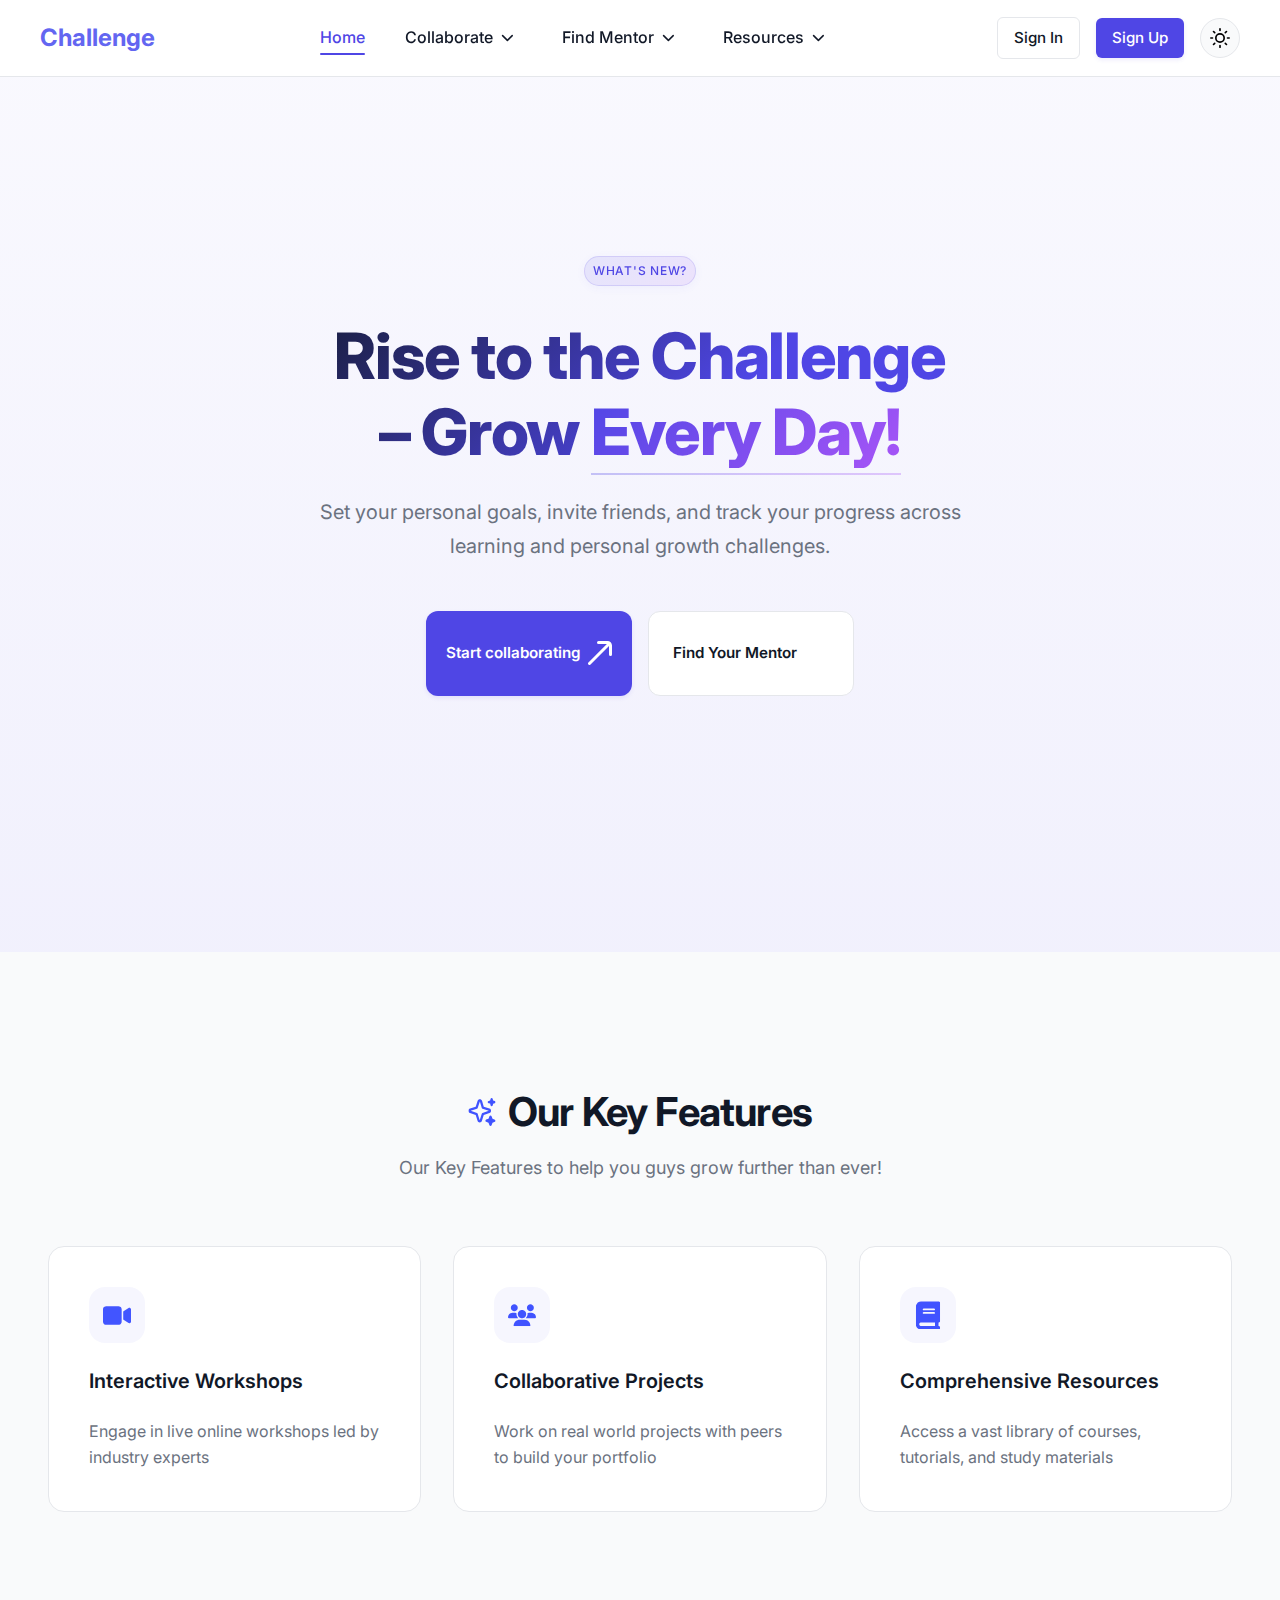
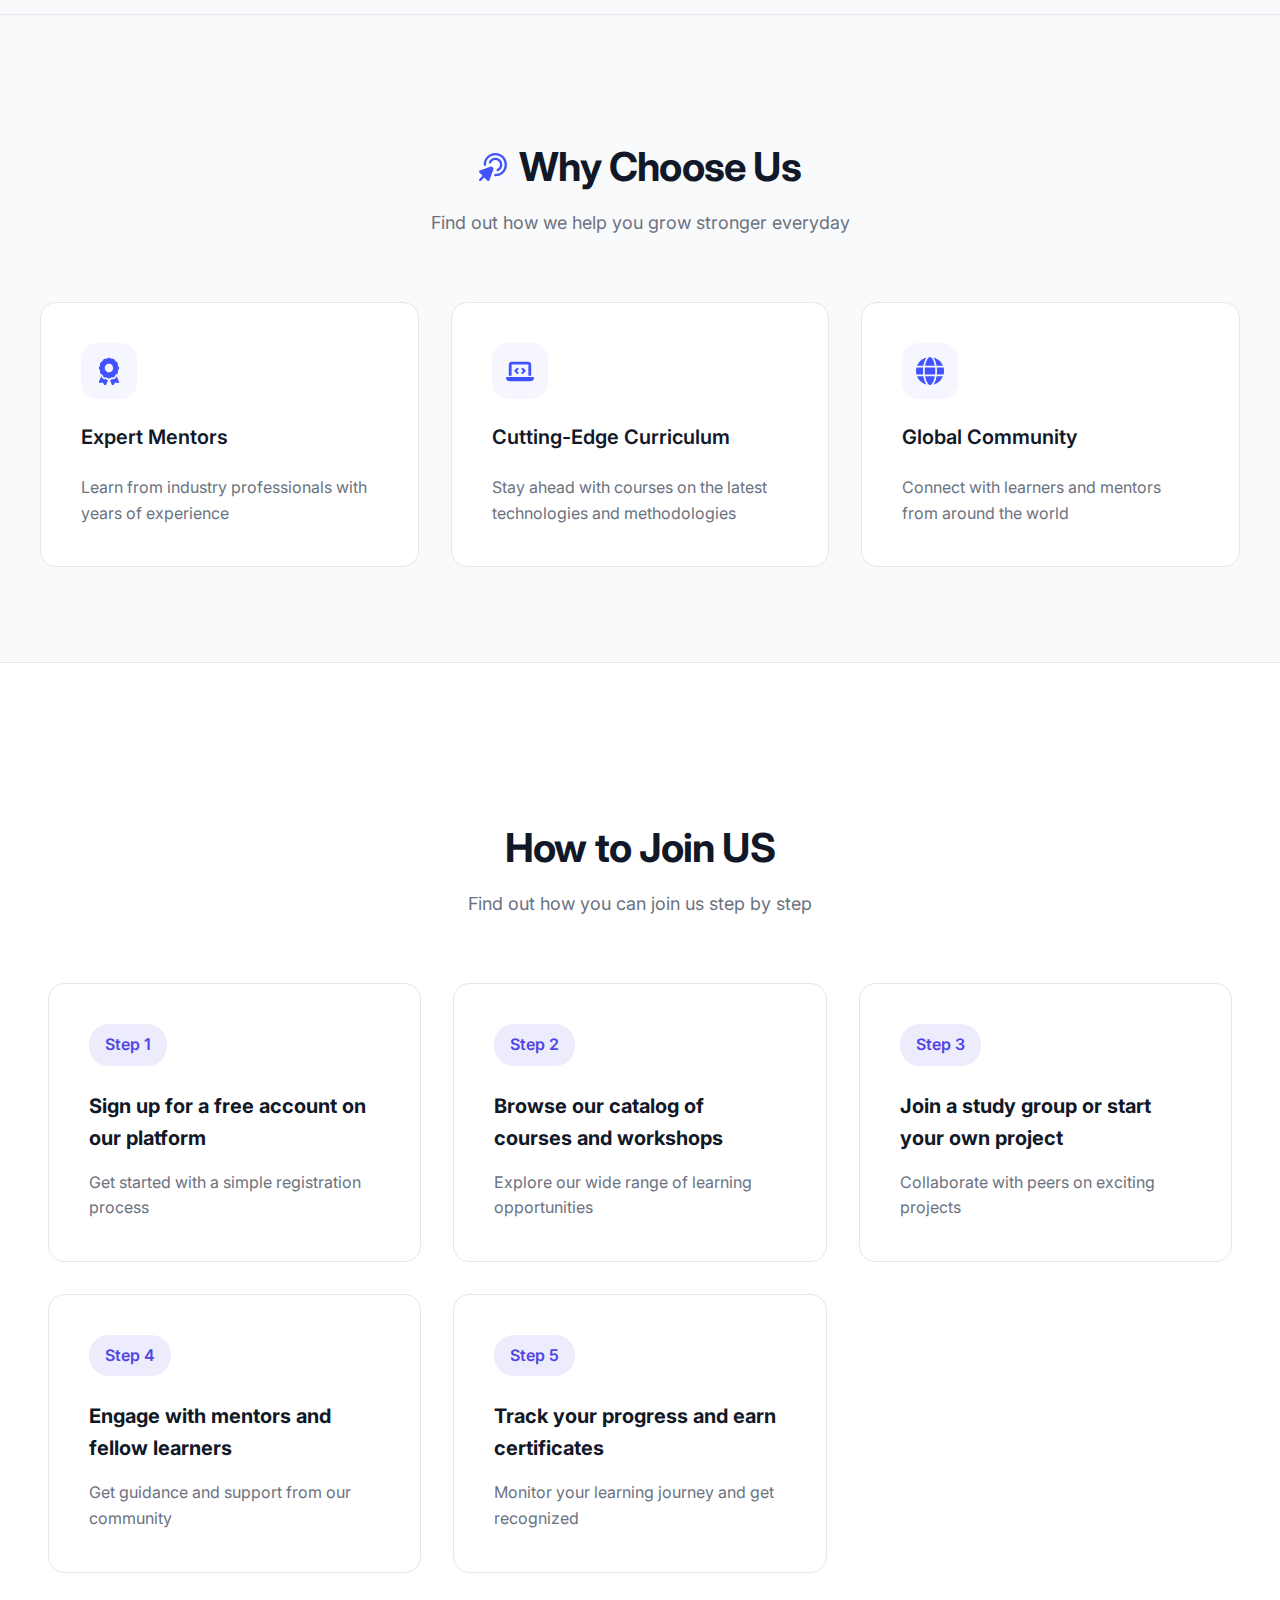
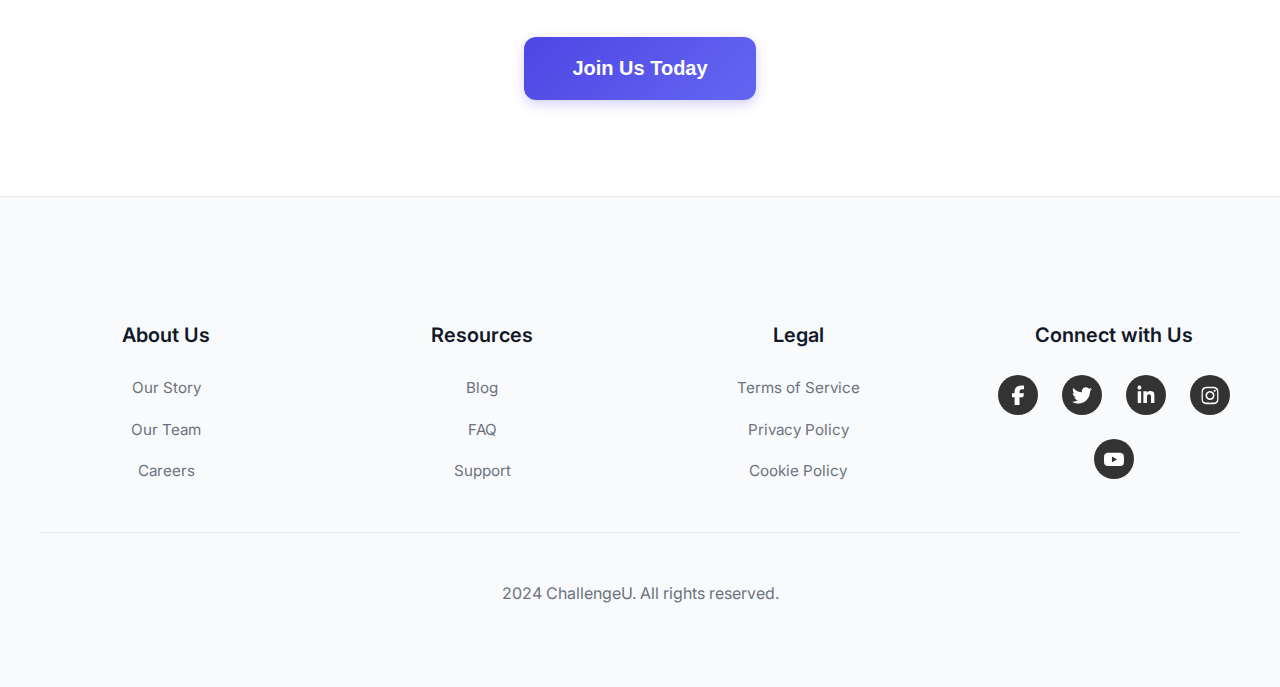
<file: index.html>
<!DOCTYPE html>
<html lang="en">
<head>
    <meta charset="UTF-8">
    <meta name="viewport" content="width=device-width, initial-scale=1.0">
    <title>Challenge U - Rise to the Challenge</title>
    <link rel="stylesheet" href="public/css/pages/styles.css">
    <link href="https://fonts.googleapis.com/css2?family=Inter:wght@400;500;600;700&display=swap" rel="stylesheet">
    <link rel="stylesheet" href="https://cdnjs.cloudflare.com/ajax/libs/font-awesome/6.4.0/css/all.min.css">
    <link rel="stylesheet" href="public/css/components/ui.css">
    <script src="./public/js/components/ui.js" defer></script>
    <script src="./public/js/main.js" defer></script>
</head>
<body>
    <!-- Navigation -->
    <nav>
        <div class="nav-container">
            <div class="logo">Challenge</div>
            <button class="burger-menu" aria-label="Toggle menu">
                <span class="burger-line"></span>
                <span class="burger-line"></span>
                <span class="burger-line"></span>
            </button>
            <div class="nav-links">
                <a href="index.html" class="active">Home</a>
                <div class="nav-dropdown">
                    <a href="pages/collaborate.html" class="dropdown-trigger">
                        Collaborate
                        <i class="fas fa-chevron-down"></i>
                    </a>
                    <div class="dropdown-menu">
                        <a href="pages/create-team.html" class="dropdown-item">
                            <i class="fas fa-plus-circle"></i>
                            <div class="dropdown-item-content">
                                <span class="dropdown-item-title">Create a Team</span>
                                <span class="item-description">Start your own team</span>
                            </div>
                        </a>
                        <a href="pages/collaborate.html#join-team" class="dropdown-item">
                            <i class="fas fa-users"></i>
                            <div class="dropdown-item-content">
                                <span class="dropdown-item-title">Join a Team</span>
                                <span class="item-description">Find existing teams</span>
                            </div>
                        </a>
                        <a href="pages/collaborate.html#browns-team" class="dropdown-item">
                            <i class="fas fa-user-friends"></i>
                            <div class="dropdown-item-content">
                                <span class="dropdown-item-title">Browns Team</span>
                                <span class="item-description">View Browns team</span>
                            </div>
                        </a>
                    </div>
                </div>
                <div class="nav-dropdown">
                    <a href="pages/find-mentor.html" class="dropdown-trigger">
                        Find Mentor
                        <i class="fas fa-chevron-down"></i>
                    </a>
                    <div class="dropdown-menu">
                        <a href="pages/find-mentor.html#browse" class="dropdown-item">
                            <i class="fas fa-search"></i>
                            <div class="dropdown-item-content">
                                <span class="dropdown-item-title">Browse Mentors</span>
                                <span class="item-description">Find your perfect mentor</span>
                            </div>
                        </a>
                        <a href="pages/join-as-mentor.html" class="dropdown-item">
                            <i class="fas fa-chalkboard-teacher"></i>
                            <div class="dropdown-item-content">
                                <span class="dropdown-item-title">Become a Mentor</span>
                                <span class="item-description">Share your expertise</span>
                            </div>
                        </a>
                        <a href="pages/find-mentor.html#mentorship-programs" class="dropdown-item">
                            <i class="fas fa-graduation-cap"></i>
                            <div class="dropdown-item-content">
                                <span class="dropdown-item-title">Mentorship Programs</span>
                                <span class="item-description">Structured learning paths</span>
                            </div>
                        </a>
                        <a href="pages/find-mentor.html#success-stories" class="dropdown-item">
                            <i class="fas fa-star"></i>
                            <div class="dropdown-item-content">
                                <span class="dropdown-item-title">Success Stories</span>
                                <span class="item-description">Real mentorship journeys</span>
                            </div>
                        </a>
                    </div>
                </div>
                <div class="nav-dropdown">
                    <a href="pages/resources.html" class="dropdown-trigger">
                        Resources
                        <i class="fas fa-chevron-down"></i>
                    </a>
                    <div class="dropdown-menu">
                        <a href="pages/resources.html#learning-paths" class="dropdown-item">
                            <i class="fas fa-road"></i>
                            <div class="dropdown-item-content">
                                <span class="dropdown-item-title">Learning Paths</span>
                                <span class="item-description">Guided learning journeys</span>
                            </div>
                        </a>
                        <a href="pages/resources.html#tutorials" class="dropdown-item">
                            <i class="fas fa-book-open"></i>
                            <div class="dropdown-item-content">
                                <span class="dropdown-item-title">Tutorials</span>
                                <span class="item-description">Step-by-step guides</span>
                            </div>
                        </a>
                        <a href="pages/resources.html#tools" class="dropdown-item">
                            <i class="fas fa-tools"></i>
                            <div class="dropdown-item-content">
                                <span class="dropdown-item-title">Tools & Resources</span>
                                <span class="item-description">Helpful resources</span>
                            </div>
                        </a>
                        <a href="pages/resources.html#articles" class="dropdown-item">
                            <i class="fas fa-newspaper"></i>
                            <div class="dropdown-item-content">
                                <span class="dropdown-item-title">Articles</span>
                                <span class="item-description">Latest insights</span>
                            </div>
                        </a>
                        <a href="pages/resources.html#community" class="dropdown-item">
                            <i class="fas fa-comments"></i>
                            <div class="dropdown-item-content">
                                <span class="dropdown-item-title">Community Forum</span>
                                <span class="item-description">Join the discussion</span>
                            </div>
                        </a>
                    </div>
                </div>
            </div>
            <div class="auth-buttons">
                <a href="public/sign-in.html" class="btn-secondary">Sign In</a>
                <a href="public/sign-up.html" class="btn-primary">Sign Up</a>
                <button class="theme-toggle">
                    <img src="assets/icons/theme-sun.svg" alt="Theme Toggle" />
                </button>
            </div>
        </div>
    </nav>

    <!-- Hero Section -->
    <section class="hero">
        <div class="hero-content">
            <span class="badge">What's new?</span>
            <h1>Rise to the Challenge<br>– Grow <span class="highlight">Every Day!</span></h1>
            <p>Set your personal goals, invite friends, and track your progress across<br>learning and personal growth challenges.</p>
            <div class="hero-buttons">
                <a href="pages/collaborate.html" class="btn-primary">Start collaborating <img src="assets/icons/arrow-right-02-sharp.svg" alt="Theme Toggle" /></a>
                <a href="pages/find-mentor.html" class="btn-secondary">Find Your Mentor <img src="assets/icons/search.svg" size="24px" alt="Theme Toggle" /></a>
            </div>
        </div>
    </section>

    <!-- Features Section -->
    <section class="features">
        <div class="section-header">
            <h2><img src="assets/icons/sparkles.svg" alt="Theme Toggle" /> Our Key Features</h2>
            <p>Our Key Features to help you guys grow further than ever!</p>
        </div>
        <div class="features-grid">
            <div class="feature-card">
                <div class="icon">
                    <img src="assets/icons/video.svg" alt="Workshop Icon" class="feature-icon" />
                </div>
                <h3>Interactive Workshops</h3>
                <p>Engage in live online workshops led by industry experts</p>
            </div>
            <div class="feature-card">
                <div class="icon">
                    <img src="assets/icons/group.svg" alt="Collaboration Icon" class="feature-icon" />
                </div>
                <h3>Collaborative Projects</h3>
                <p>Work on real world projects with peers to build your portfolio</p>
            </div>
            <div class="feature-card">
                <div class="icon">
                    <img src="assets/icons/note.svg" alt="Resources Icon" class="feature-icon" />
                </div>
                <h3>Comprehensive Resources</h3>
                <p>Access a vast library of courses, tutorials, and study materials</p>
            </div>
        </div>
    </section>

    <!-- Why Choose Us Section -->
    <section class="why-us">
        <div class="section-header">
            <h2><img src="assets/icons/bullseye-pointer.svg" alt="Theme Toggle" /> Why Choose Us</h2>
            <p>Find out how we help you grow stronger everyday</p>
        </div>
        <div class="features-grid">
            <div class="feature-card">
                <div class="icon"><img src="assets/icons/Expert.svg" alt="Theme Toggle" /></div>
                <h3>Expert Mentors</h3>
                <p>Learn from industry professionals with years of experience</p>
            </div>
            <div class="feature-card">
                <div class="icon"><img src="assets/icons/code.svg" alt="Theme Toggle" /></div>
                <h3>Cutting-Edge Curriculum</h3>
                <p>Stay ahead with courses on the latest technologies and methodologies</p>
            </div>
            <div class="feature-card">
                <div class="icon"><img src="assets/icons/world.svg" alt="Theme Toggle" /></div>
                <h3>Global Community</h3>
                <p>Connect with learners and mentors from around the world</p>
            </div>
        </div>
    </section>

    <!-- How to Join Section -->
    <section class="how-to-join">
        <div class="section-header">
            <h2>How to Join US</h2>
            <p>Find out how you can join us step by step</p>
        </div>
        <div class="steps">
            <div class="step">
                <span class="step-number">Step 1</span>
                <h3>Sign up for a free account on our platform</h3>
                <p>Get started with a simple registration process</p>
            </div>
            <div class="step">
                <span class="step-number">Step 2</span>
                <h3>Browse our catalog of courses and workshops</h3>
                <p>Explore our wide range of learning opportunities</p>
            </div>
            <div class="step">
                <span class="step-number">Step 3</span>
                <h3>Join a study group or start your own project</h3>
                <p>Collaborate with peers on exciting projects</p>
            </div>
            <div class="step">
                <span class="step-number">Step 4</span>
                <h3>Engage with mentors and fellow learners</h3>
                <p>Get guidance and support from our community</p>
            </div>
            <div class="step">
                <span class="step-number">Step 5</span>
                <h3>Track your progress and earn certificates</h3>
                <p>Monitor your learning journey and get recognized</p>
            </div>
        </div>
        <button class="btn-primary join-button">Join Us Today</button>
    </section>

    <!-- Footer -->
    <footer>
        <div class="footer-content">
            <div class="footer-section">
                <h4>About Us</h4>
                <ul>
                    <li><a href="#">Our Story</a></li>
                    <li><a href="#">Our Team</a></li>
                    <li><a href="#">Careers</a></li>
                </ul>
            </div>
            <div class="footer-section">
                <h4>Resources</h4>
                <ul>
                    <li><a href="#">Blog</a></li>
                    <li><a href="#">FAQ</a></li>
                    <li><a href="#">Support</a></li>
                </ul>
            </div>
            <div class="footer-section">
                <h4>Legal</h4>
                <ul>
                    <li><a href="#">Terms of Service</a></li>
                    <li><a href="#">Privacy Policy</a></li>
                    <li><a href="#">Cookie Policy</a></li>
                </ul>
            </div>
            <div class="footer-section">
                <h4>Connect with Us</h4>
                <div class="social-links">
                    <a href="#" class="social-icon"><img src="assets/icons/facebook.svg" alt="Theme Toggle" /></a>
                    <a href="#" class="social-icon"><img src="assets/icons/twitter.svg" alt="Theme Toggle" /></a>
                    <a href="#" class="social-icon"><img src="assets/icons/LinkedIn.svg" alt="Theme Toggle" /></a>
                    <a href="#" class="social-icon"><img src="assets/icons/Instagram.svg" alt="Theme Toggle" /></a>
                    <a href="#" class="social-icon"><img src="assets/icons/youtube.svg" alt="Theme Toggle" /></a>
                </div>
            </div>
        </div>
        <div class="footer-bottom">
            <p> 2024 ChallengeU. All rights reserved.</p>
        </div>
    </footer>

    <script src="./public/js/pages/script.js"></script>
</body>
</html>
</file>
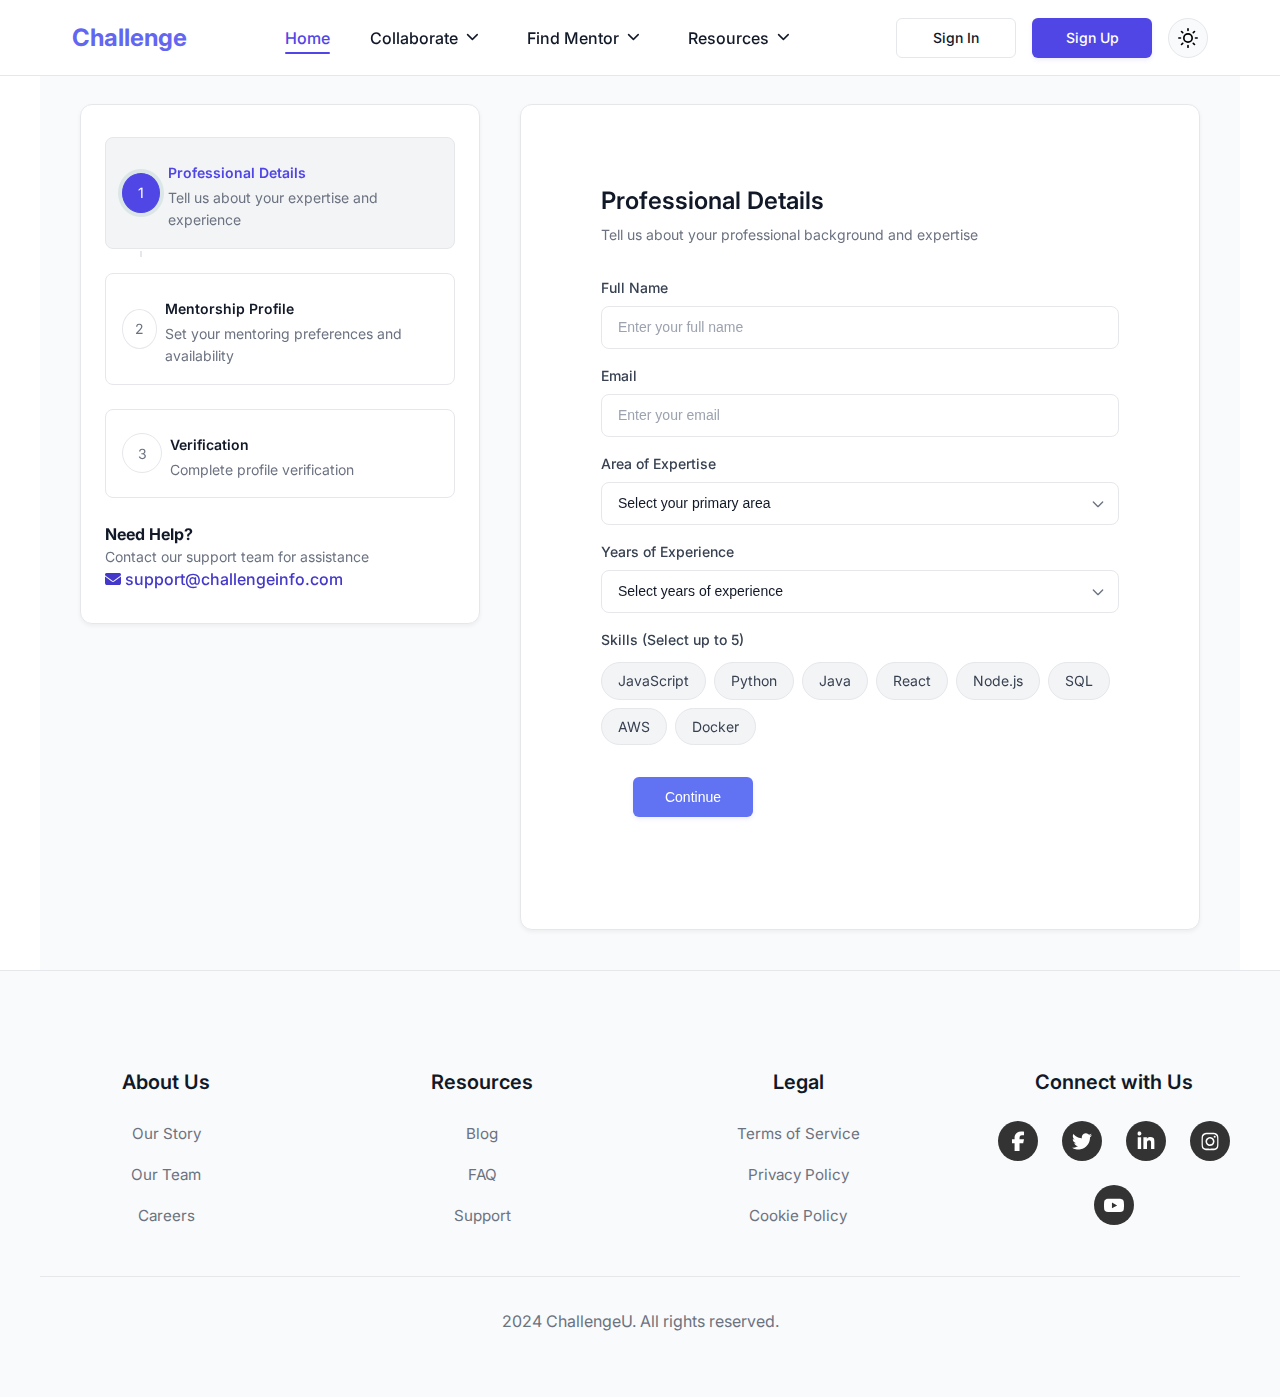
<file: pages/join-as-mentor.html>
<!DOCTYPE html>
<html lang="en">
  <head>
    <meta charset="UTF-8" />
    <meta name="viewport" content="width=device-width, initial-scale=1.0" />
    <title>Join as Mentor - Challenge U</title>
    <link
      href="https://fonts.googleapis.com/css2?family=Inter:wght@400;500;600;700&display=swap"
      rel="stylesheet"
    />
    <link
      rel="stylesheet"
      href="https://cdnjs.cloudflare.com/ajax/libs/font-awesome/6.4.0/css/all.min.css"
    />

    <link rel="stylesheet" href="../public/css/pages/styles.css" />
    <link rel="stylesheet" href="../public/css/auth/auth.css" />
    <link rel="stylesheet" href="../public/css/auth/mentor.css" />
    <link rel="stylesheet" href="../public/css/components/ui.css" />
    <script src="../public/js/components/ui.js" defer></script>
    <script src="../public/js/auth/mentor-signup.js" defer></script>
  </head>
  <body>
    <!-- Navigation -->
    <nav>
      <div class="nav-container">
          <div class="logo">Challenge</div>
          <button class="burger-menu" aria-label="Toggle menu">
              <span class="burger-line"></span>
              <span class="burger-line"></span>
              <span class="burger-line"></span>
          </button>
          <div class="nav-links">
              <a href="../index.html" class="active">Home</a>
              <div class="nav-dropdown">
                  <a href="../pages/collaborate.html" class="dropdown-trigger">
                      Collaborate
                      <i class="fas fa-chevron-down"></i>
                  </a>
                  <div class="dropdown-menu">
                      <a href="../pages/create-team.html" class="dropdown-item">
                          <i class="fas fa-plus-circle"></i>
                          <div class="dropdown-item-content">
                              <span class="dropdown-item-title">Create a Team</span>
                              <span class="item-description">Start your own team</span>
                          </div>
                      </a>
                      <a href="../pages/join-team.html" class="dropdown-item">
                          <i class="fas fa-users"></i>
                          <div class="dropdown-item-content">
                              <span class="dropdown-item-title">Join a Team</span>
                              <span class="item-description">Find existing teams</span>
                          </div>
                      </a>
                      <a href="#" class="dropdown-item">
                          <i class="fas fa-user-friends"></i>
                          <div class="dropdown-item-content">
                              <span class="dropdown-item-title">Browns Team</span>
                              <span class="item-description">View Browns team</span>
                          </div>
                      </a>
                  </div>
              </div>
              <div class="nav-dropdown">
                  <a href="../pages/find-mentor.html" class="dropdown-trigger">
                      Find Mentor
                      <i class="fas fa-chevron-down"></i>
                  </a>
                  <div class="dropdown-menu">
                      <a href="../pages/find-mentor.html" class="dropdown-item">
                          <i class="fas fa-search"></i>
                          <div class="dropdown-item-content">
                              <span class="dropdown-item-title">Browse Mentors</span>
                              <span class="item-description">Find your perfect mentor</span>
                          </div>
                      </a>
                      <a href="../pages/join-as-mentor.html" class="dropdown-item">
                          <i class="fas fa-chalkboard-teacher"></i>
                          <div class="dropdown-item-content">
                              <span class="dropdown-item-title">Become a Mentor</span>
                              <span class="item-description">Share your expertise</span>
                          </div>
                      </a>
                      <a href="#" class="dropdown-item">
                          <i class="fas fa-graduation-cap"></i>
                          <div class="dropdown-item-content">
                              <span class="dropdown-item-title">Mentorship Programs</span>
                              <span class="item-description">Structured learning paths</span>
                          </div>
                      </a>
                      <a href="#" class="dropdown-item">
                          <i class="fas fa-star"></i>
                          <div class="dropdown-item-content">
                              <span class="dropdown-item-title">Success Stories</span>
                              <span class="item-description">Real mentorship journeys</span>
                          </div>
                      </a>
                  </div>
              </div>
              <div class="nav-dropdown">
                  <a href="../pages/resources.html" class="dropdown-trigger">
                      Resources
                      <i class="fas fa-chevron-down"></i>
                  </a>
                  <div class="dropdown-menu">
                      <a href="#" class="dropdown-item">
                          <i class="fas fa-road"></i>
                          <div class="dropdown-item-content">
                              <span class="dropdown-item-title">Learning Paths</span>
                              <span class="item-description">Guided learning journeys</span>
                          </div>
                      </a>
                      <a href="#" class="dropdown-item">
                          <i class="fas fa-book-open"></i>
                          <div class="dropdown-item-content">
                              <span class="dropdown-item-title">Tutorials</span>
                              <span class="item-description">Step-by-step guides</span>
                          </div>
                      </a>
                      <a href="#" class="dropdown-item">
                          <i class="fas fa-tools"></i>
                          <div class="dropdown-item-content">
                              <span class="dropdown-item-title">Tools & Resources</span>
                              <span class="item-description">Helpful resources</span>
                          </div>
                      </a>
                      <a href="#" class="dropdown-item">
                          <i class="fas fa-newspaper"></i>
                          <div class="dropdown-item-content">
                              <span class="dropdown-item-title">Articles</span>
                              <span class="item-description">Latest insights</span>
                          </div>
                      </a>
                      <a href="#" class="dropdown-item">
                          <i class="fas fa-comments"></i>
                          <div class="dropdown-item-content">
                              <span class="dropdown-item-title">Community Forum</span>
                              <span class="item-description">Join the discussion</span>
                          </div>
                      </a>
                  </div>
              </div>
          </div>
          <div class="auth-buttons">
              <a href="../public/sign-in.html " class="btn-secondary">Sign In</a>
              <a href="../public/sign-up.html" class="btn-primary">Sign Up</a>
              <button class="theme-toggle">
                  <img src="../assets/icons/theme-sun.svg" alt="Theme Toggle" />
              </button>
          </div>
      </div>
  </nav>

    <main class="auth-container">
      <!-- Left Panel -->
      <div class="onboarding-panel">
        <div class="onboarding-steps">
          <div class="step active" data-step="1">
            <div class="step-icon">1</div>
            <div class="step-content">
              <h3>Professional Details</h3>
              <p>Tell us about your expertise and experience</p>
            </div>
          </div>
          <div class="step" data-step="2">
            <div class="step-icon">2</div>
            <div class="step-content">
              <h3>Mentorship Profile</h3>
              <p>Set your mentoring preferences and availability</p>
            </div>
          </div>
          <div class="step" data-step="3">
            <div class="step-icon">3</div>
            <div class="step-content">
              <h3>Verification</h3>
              <p>Complete profile verification</p>
            </div>
          </div>
        </div>

        <div class="help-section">
          <h4>Need Help?</h4>
          <p>Contact our support team for assistance</p>
          <a href="mailto:support@challengeu.com" class="help-link">
            <li class="fas fa-envelope"></li>
            support@challengeinfo.com
          </a>
        </div>
      </div>

      <!-- Right Panel -->
      <div class="form-panel">
        <div class="progress-bar" data-progress="33"></div>

        <div class="form-container">
          <!-- Step 1: Professional Details -->
          <div class="signup-step active" id="step1">
            <h1>Professional Details</h1>
            <p class="subtitle">
              Tell us about your professional background and expertise
            </p>

            <form id="professional-form">
              <div class="form-group">
                <label for="fullName">Full Name</label>
                <input
                  type="text"
                  id="fullName"
                  name="fullName"
                  class="form-input"
                  placeholder="Enter your full name"
                />
              </div>

              <div class="form-group">
                <label for="email">Email</label>
                <input
                  type="email"
                  id="email"
                  name="email"
                  class="form-input"
                  placeholder="Enter your email"
                />
              </div>

              <div class="form-group">
                <label for="expertise">Area of Expertise</label>
                <select id="expertise" name="expertise" class="form-input">
                  <option value="">Select your primary area</option>
                  <option value="software">Software Development</option>
                  <option value="data">Data Science</option>
                  <option value="design">UI/UX Design</option>
                  <option value="product">Product Management</option>
                  <option value="marketing">Digital Marketing</option>
                </select>
              </div>

              <div class="form-group">
                <label for="experience">Years of Experience</label>
                <select id="experience" name="experience" class="form-input">
                  <option value="">Select years of experience</option>
                  <option value="1-3">1-3 years</option>
                  <option value="4-6">4-6 years</option>
                  <option value="7-10">7-10 years</option>
                  <option value="10+">10+ years</option>
                </select>
              </div>

              <div class="form-group">
                <label>Skills (Select up to 5)</label>
                <div class="expertise-tags">
                  <div class="expertise-tag" data-skill="javascript">
                    JavaScript
                  </div>
                  <div class="expertise-tag" data-skill="python">Python</div>
                  <div class="expertise-tag" data-skill="java">Java</div>
                  <div class="expertise-tag" data-skill="react">React</div>
                  <div class="expertise-tag" data-skill="node">Node.js</div>
                  <div class="expertise-tag" data-skill="sql">SQL</div>
                  <div class="expertise-tag" data-skill="aws">AWS</div>
                  <div class="expertise-tag" data-skill="docker">Docker</div>
                </div>
              </div>

              <div class="button-group">
                <button type="button" id="step1-next" class="btn-primary">
                  Continue
                </button>
              </div>
            </form>
          </div>

          <!-- Step 2: Mentorship Profile -->
          <div class="signup-step" id="step2">
            <h1>Mentorship Profile</h1>
            <p class="subtitle">
              Set your mentoring preferences and availability
            </p>

            <form id="mentorship-form">
              <div class="form-group">
                <label for="bio">Professional Bio</label>
                <textarea
                  id="bio"
                  name="bio"
                  class="form-input"
                  rows="4"
                  placeholder="Tell us about your professional journey and what you bring to mentorship"
                ></textarea>
              </div>

              <div class="form-group">
                <label for="mentorshipStyle">Mentorship Style</label>
                <select
                  id="mentorshipStyle"
                  name="mentorshipStyle"
                  class="form-input"
                >
                  <option value="">Select your mentorship style</option>
                  <option value="hands-on">Hands-on Guidance</option>
                  <option value="project-based">Project-based Learning</option>
                  <option value="discussion">Discussion & Advice</option>
                  <option value="goal-oriented">Goal-oriented Coaching</option>
                </select>
              </div>

              <div class="form-group">
                <label for="availability">Weekly Availability</label>
                <select
                  id="availability"
                  name="availability"
                  class="form-input"
                >
                  <option value="">Select hours per week</option>
                  <option value="1-2">1-2 hours</option>
                  <option value="3-5">3-5 hours</option>
                  <option value="5-10">5-10 hours</option>
                  <option value="10+">10+ hours</option>
                </select>
              </div>

              <div class="form-group">
                <label>Preferred Meeting Times</label>
                <div class="checkbox-group">
                  <label class="checkbox-label">
                    <input
                      type="checkbox"
                      name="meeting_times[]"
                      value="weekday_morning"
                    />
                    Weekday Mornings
                  </label>
                  <label class="checkbox-label">
                    <input
                      type="checkbox"
                      name="meeting_times[]"
                      value="weekday_afternoon"
                    />
                    Weekday Afternoons
                  </label>
                  <label class="checkbox-label">
                    <input
                      type="checkbox"
                      name="meeting_times[]"
                      value="weekday_evening"
                    />
                    Weekday Evenings
                  </label>
                  <label class="checkbox-label">
                    <input
                      type="checkbox"
                      name="meeting_times[]"
                      value="weekend"
                    />
                    Weekends
                  </label>
                </div>
              </div>

              <div class="button-group">
                <button type="button" id="step2-back" class="btn-secondary">
                  Back
                </button>
                <button type="button" id="step2-next" class="btn-primary">
                  Continue
                </button>
              </div>
            </form>
          </div>

          <!-- Step 3: Verification -->
          <div class="signup-step" id="step3">
            <h1>Verification</h1>
            <p class="subtitle">Complete profile verification</p>

            <form id="verification-form">
              <div class="form-group">
                <label for="linkedin">LinkedIn Profile</label>
                <input
                  type="url"
                  id="linkedin"
                  name="linkedin"
                  class="form-input"
                  placeholder="https://linkedin.com/in/your-profile"
                />
              </div>

              <div class="form-group">
                <label for="portfolio">Portfolio Website (Optional)</label>
                <input
                  type="url"
                  id="portfolio"
                  name="portfolio"
                  class="form-input"
                  placeholder="https://your-portfolio.com"
                />
              </div>

              <div class="form-group">
                <label for="github">GitHub Profile (Optional)</label>
                <input
                  type="url"
                  id="github"
                  name="github"
                  class="form-input"
                  placeholder="https://github.com/your-username"
                />
              </div>

              <div class="form-group">
                <label class="checkbox-label">
                  <input type="checkbox" id="terms" name="terms" />
                  I agree to the Terms of Service and Privacy Policy
                </label>
              </div>

              <div class="button-group">
                <button type="button" id="step3-back" class="btn-secondary">
                  Back
                </button>
                <button type="submit" id="submit-form" class="btn-primary">
                  Submit Application
                </button>
              </div>
            </form>
          </div>
        </div>
      </div>
    </main>

    <!-- Footer -->
    <footer>
        <div class="footer-content">
            <div class="footer-section">
                <h4>About Us</h4>
                <ul>
                    <li><a href="#">Our Story</a></li>
                    <li><a href="#">Our Team</a></li>
                    <li><a href="#">Careers</a></li>
                </ul>
            </div>
            <div class="footer-section">
                <h4>Resources</h4>
                <ul>
                    <li><a href="#">Blog</a></li>
                    <li><a href="#">FAQ</a></li>
                    <li><a href="#">Support</a></li>
                </ul>
            </div>
            <div class="footer-section">
                <h4>Legal</h4>
                <ul>
                    <li><a href="#">Terms of Service</a></li>
                    <li><a href="#">Privacy Policy</a></li>
                    <li><a href="#">Cookie Policy</a></li>
                </ul>
            </div>
            <div class="footer-section">
                <h4>Connect with Us</h4>
                <div class="social-links">
                    <a href="#" class="social-icon"><img src="../assets/icons/facebook.svg" alt="Theme Toggle" /></a>
                    <a href="#" class="social-icon"><img src="../assets/icons/twitter.svg" alt="Theme Toggle" /></a>
                    <a href="#" class="social-icon"><img src="../assets/icons/LinkedIn.svg" alt="Theme Toggle" /></a>
                    <a href="#" class="social-icon"><img src="../assets/icons/Instagram.svg" alt="Theme Toggle" /></a>
                    <a href="#" class="social-icon"><img src="../assets/icons/youtube.svg" alt="Theme Toggle" /></a>
                </div>
            </div>
        </div>
        <div class="footer-bottom">
            <p> 2024 ChallengeU. All rights reserved.</p>
        </div>
    </footer>
  </body>
</html>
</file>
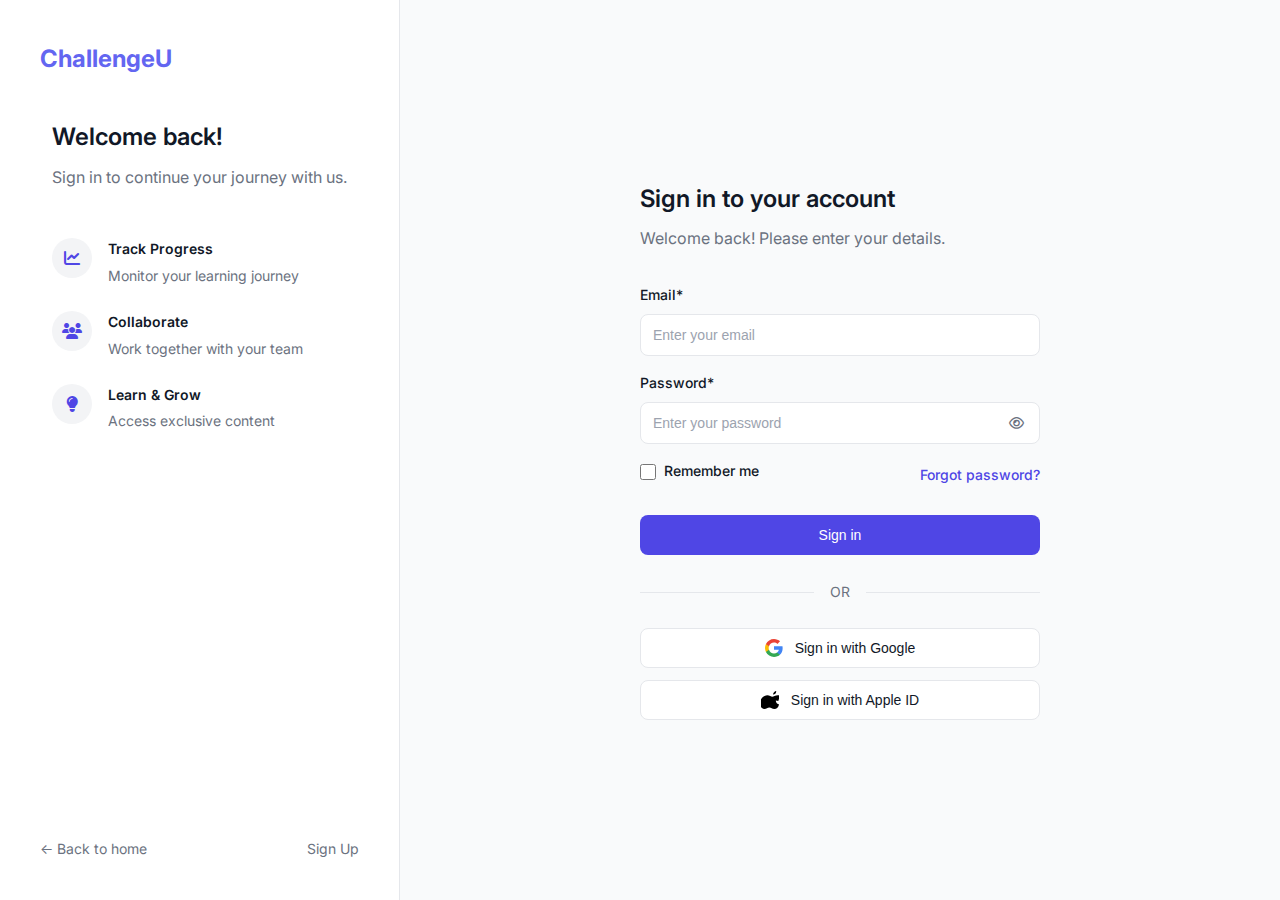
<file: public/sign-in.html>
<!DOCTYPE html>
<html lang="en">
<head>
    <meta charset="UTF-8">
    <meta name="viewport" content="width=device-width, initial-scale=1.0">
    <title>Sign In - Challenge U</title>
    <link rel="stylesheet" href="css/auth/auth.css">
    <link rel="stylesheet" href="css/pages/styles.css">
    <link rel="stylesheet" href="css/components/ui.css">
    <link href="https://fonts.googleapis.com/css2?family=Inter:wght@400;500;600&display=swap" rel="stylesheet">
    <link rel="stylesheet" href="https://cdnjs.cloudflare.com/ajax/libs/font-awesome/6.4.0/css/all.min.css">
    <script src="js/components/ui.js" defer></script>
</head>
<body>
    <main class="auth-container">
        <!-- Left Panel -->
        <div class="onboarding-panel">
            <div class="logo">
                <a href="../index.html"><span>ChallengeU</span></a>
            </div>
            
            <div class="welcome-content">
                <h2>Welcome back!</h2>
                <p>Sign in to continue your journey with us.</p>
                
                <div class="features-list">
                    <div class="feature-item">
                        <div class="feature-icon">
                            <i class="fas fa-chart-line"></i>
                        </div>
                        <div class="feature-content">
                            <h3>Track Progress</h3>
                            <p>Monitor your learning journey</p>
                        </div>
                    </div>
                    
                    <div class="feature-item">
                        <div class="feature-icon">
                            <i class="fas fa-users"></i>
                        </div>
                        <div class="feature-content">
                            <h3>Collaborate</h3>
                            <p>Work together with your team</p>
                        </div>
                    </div>
                    
                    <div class="feature-item">
                        <div class="feature-icon">
                            <i class="fas fa-lightbulb"></i>
                        </div>
                        <div class="feature-content">
                            <h3>Learn & Grow</h3>
                            <p>Access exclusive content</p>
                        </div>
                    </div>
                </div>
            </div>

            <div class="panel-footer">
                <a href="../index.html" class="back-link">← Back to home</a>
                <a href="sign-up.html" class="sign-in-link">Sign Up</a>
            </div>
        </div>

        <!-- Right Panel -->
        <div class="form-panel">
            <div class="form-container">
                <div class="logo-small">
                    <img src="images/logo-small.svg" alt="Logo" class="logo-image-small">
                </div>
                
                <h1>Sign in to your account</h1>
                <p class="subtitle">Welcome back! Please enter your details.</p>

                <form class="signin-form" id="signinForm">
                    <div class="form-group">
                        <label for="email">Email*</label>
                        <input type="email" id="email" placeholder="Enter your email" required>
                    </div>

                    <div class="form-group">
                        <label for="password">Password*</label>
                        <div class="password-input">
                            <input type="password" id="password" placeholder="Enter your password" required>
                            <button type="button" class="password-toggle">
                                <i class="far fa-eye"></i>
                            </button>
                        </div>
                    </div>

                    <div class="form-options">
                        <label class="remember-me">
                            <input type="checkbox" id="remember">
                            <span>Remember me</span>
                        </label>
                        <a href="#" class="forgot-password">Forgot password?</a>
                    </div>

                    <button type="submit" class="submit-button">Sign in</button>

                    <div class="divider">
                        <span>OR</span>
                    </div>

                    <button type="button" class="social-button google">
                        <svg width="18" height="18" viewBox="0 0 18 18" fill="none" xmlns="http://www.w3.org/2000/svg">
                            <path d="M17.64 9.20455C17.64 8.56637 17.5827 7.95273 17.4764 7.36364H9V10.845H13.8436C13.635 11.97 13.0009 12.9232 12.0477 13.5614V15.8195H14.9564C16.6582 14.2527 17.64 11.9455 17.64 9.20455Z" fill="#4285F4"/>
                            <path d="M9 18C11.43 18 13.4673 17.1941 14.9564 15.8195L12.0477 13.5614C11.2418 14.1014 10.2109 14.4205 9 14.4205C6.65591 14.4205 4.67182 12.8373 3.96409 10.71H0.957275V13.0418C2.43818 15.9832 5.48182 18 9 18Z" fill="#34A853"/>
                            <path d="M3.96409 10.71C3.78409 10.17 3.68182 9.59318 3.68182 9C3.68182 8.40682 3.78409 7.83 3.96409 7.29V4.95818H0.957275C0.347727 6.17318 0 7.54773 0 9C0 10.4523 0.347727 11.8268 0.957275 13.0418L3.96409 10.71Z" fill="#FBBC05"/>
                            <path d="M9 3.57955C10.3214 3.57955 11.5077 4.03364 12.4405 4.92545L15.0218 2.34409C13.4632 0.891818 11.4259 0 9 0C5.48182 0 2.43818 2.01682 0.957275 4.95818L3.96409 7.29C4.67182 5.16273 6.65591 3.57955 9 3.57955Z" fill="#EA4335"/>
                        </svg>
                        Sign in with Google
                    </button>

                    <button type="button" class="social-button apple">
                        <svg width="18" height="18" viewBox="0 0 18 18" fill="none" xmlns="http://www.w3.org/2000/svg">
                            <path d="M14.7824 9.45C14.7824 11.7 16.4324 13.2375 18 13.2375C17.6924 15.975 15.7024 18 13.3274 18C11.07 18 10.2524 16.6125 8.3399 16.6125C6.3824 16.6125 5.6099 18 3.3974 18C1.1399 18 -0.9451 16.0875 -0.9451 12.4125C-0.9451 6.9375 3.2624 4.3125 6.3374 4.3125C8.4824 4.3125 10.1324 5.7375 11.3399 5.7375C12.4774 5.7375 14.3449 4.2 16.7649 4.2C17.5824 4.2 19.1424 4.35 20.2574 5.85C20.2349 5.8725 17.3849 7.425 17.3849 9.9375L14.7824 9.45ZM11.9324 3.375C12.4774 1.575 13.9024 0.225 15.1774 0C15.4174 2.025 13.7674 3.6 11.9324 3.375Z" fill="black"/>
                        </svg>
                        Sign in with Apple ID
                    </button>
                </form>
            </div>
        </div>
    </main>

    <script>
        // Password visibility toggle
        document.querySelector('.password-toggle').addEventListener('click', function() {
            const passwordInput = document.getElementById('password');
            const icon = this.querySelector('i');
            
            if (passwordInput.type === 'password') {
                passwordInput.type = 'text';
                icon.classList.remove('fa-eye');
                icon.classList.add('fa-eye-slash');
            } else {
                passwordInput.type = 'password';
                icon.classList.remove('fa-eye-slash');
                icon.classList.add('fa-eye');
            }
        });
    </script>
    <script src="js/auth/sign-in.js"></script>
</body>
</html>
</file>
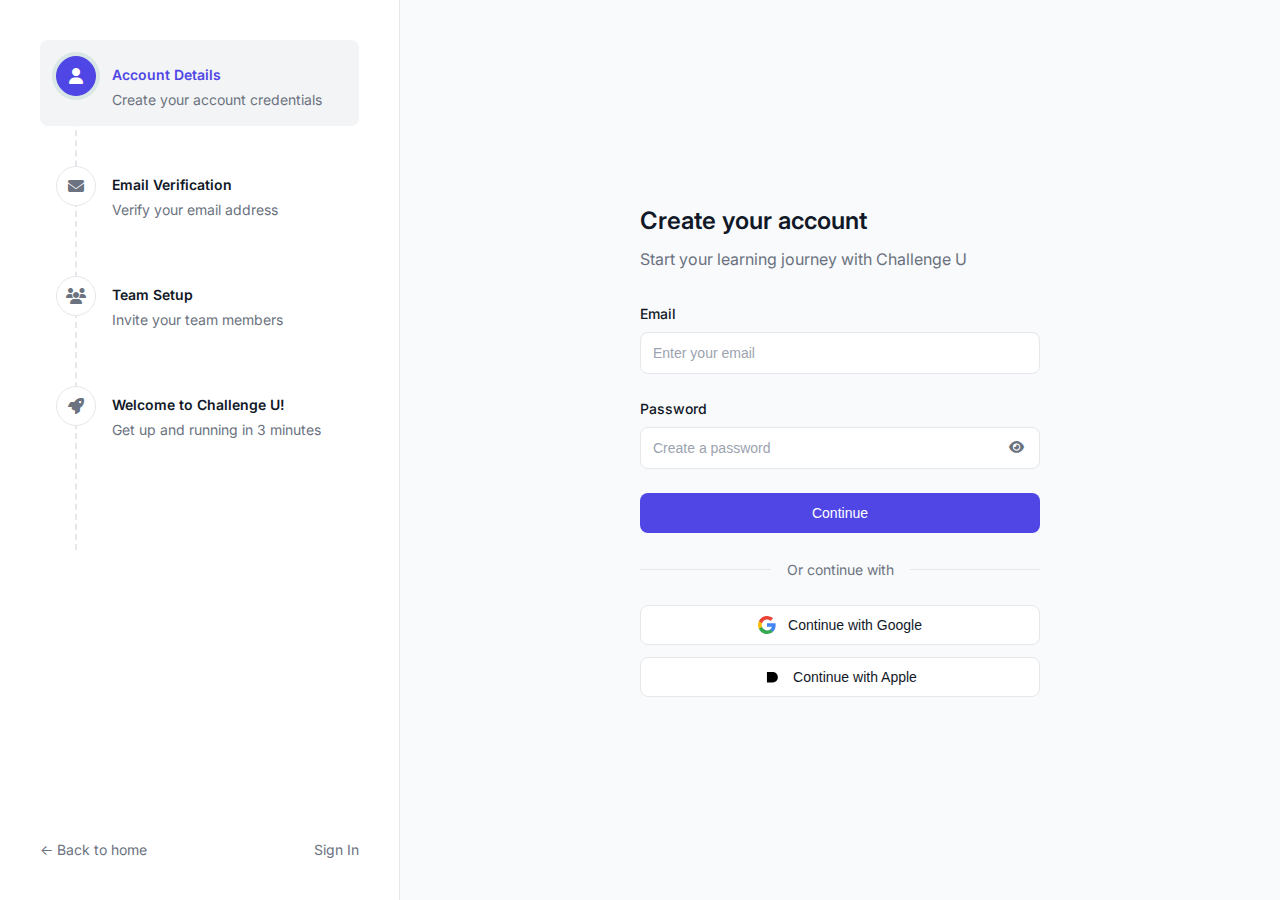
<file: public/sign-up.html>
<!DOCTYPE html>
<html lang="en">
<head>
    <meta charset="UTF-8">
    <meta name="viewport" content="width=device-width, initial-scale=1.0">
    <title>Sign Up - Challenge U</title>
    <link href="https://fonts.googleapis.com/css2?family=Inter:wght@400;500;600&display=swap" rel="stylesheet">
    <link rel="stylesheet" href="https://cdnjs.cloudflare.com/ajax/libs/font-awesome/6.4.0/css/all.min.css">
    <link rel="stylesheet" href="css/auth/auth.css">
</head>
<body>
    <main class="auth-container">
        <!-- Left Panel -->
        <div class="onboarding-panel">
            <div class="logo">
             
            </div>
            
            <div class="onboarding-steps">
                <div class="step active" data-step="1">
                    <div class="step-icon">
                        <i class="fas fa-user"></i>
                    </div>
                    <div class="step-content">
                        <h3>Account Details</h3>
                        <p>Create your account credentials</p>
                    </div>
                </div>
                
                <div class="step" data-step="2">
                    <div class="step-icon">
                        <i class="fas fa-envelope"></i>
                    </div>
                    <div class="step-content">
                        <h3>Email Verification</h3>
                        <p>Verify your email address</p>
                    </div>
                </div>
                
                <div class="step" data-step="3">
                    <div class="step-icon">
                        <i class="fas fa-users"></i>
                    </div>
                    <div class="step-content">
                        <h3>Team Setup</h3>
                        <p>Invite your team members</p>
                    </div>
                </div>

                <div class="step" data-step="4">
                    <div class="step-icon">
                        <i class="fas fa-rocket"></i>
                    </div>
                    <div class="step-content">
                        <h3>Welcome to Challenge U!</h3>
                        <p>Get up and running in 3 minutes</p>
                    </div>
                </div>
            </div>
            
            
            <div class="panel-footer">
                <a href="../index.html" class="back-link">← Back to home</a>
                <a href="sign-in.html" class="sign-in-link">Sign In</a>
            </div>
        </div>
        
        <!-- Right Panel - Sign Up Forms -->
        <div class="form-panel">
            <div class="form-container">
                <div class="logo-small">
                    <img src="images/logo-small.svg" alt="Logo" class="logo-image-small">
                </div>
                
                <!-- Step 1: Account Details -->
                <div class="signup-step active" data-step="1">
                    <h1>Create your account</h1>
                    <p class="subtitle">Start your learning journey with Challenge U</p>
                    
                    <form id="detailsForm">
                        <div class="form-group">
                            <label for="email">Email</label>
                            <input type="email" id="email" name="email" placeholder="Enter your email" required>
                        </div>
                        
                        <div class="form-group">
                            <label for="password">Password</label>
                            <div class="password-input">
                                <input type="password" id="password" name="password" placeholder="Create a password" required>
                                <button type="button" class="password-toggle" aria-label="Toggle password visibility">
                                    <i class="fas fa-eye"></i>
                                </button>
                            </div>
                        </div>
                        
                        <button type="submit" class="submit-button">Continue</button>
                        
                        <div class="divider">
                            <span>Or continue with</span>
                        </div>
                        
                        <button type="button" class="social-button google">
                            <svg width="18" height="18" viewBox="0 0 18 18" fill="none" xmlns="http://www.w3.org/2000/svg">
                                <path d="M17.64 9.20455C17.64 8.56636 17.5827 7.95273 17.4764 7.36364H9V10.845H13.8436C13.635 11.97 13.0009 12.9232 12.0477 13.5614V15.8195H14.9564C16.6582 14.2527 17.64 11.9455 17.64 9.20455Z" fill="#4285F4"/>
                                <path d="M9 18C11.43 18 13.4673 17.1941 14.9564 15.8195L12.0477 13.5614C11.2418 14.1014 10.2109 14.4205 9 14.4205C6.65591 14.4205 4.67182 12.8373 3.96409 10.71H0.957275V13.0418C2.43818 15.9832 5.48182 18 9 18Z" fill="#34A853"/>
                                <path d="M3.96409 10.71C3.78409 10.17 3.68182 9.59318 3.68182 9C3.68182 8.40682 3.78409 7.83 3.96409 7.29V4.95818H0.957273C0.347727 6.17318 0 7.54773 0 9C0 10.4523 0.347727 11.8268 0.957273 13.0418L3.96409 10.71Z" fill="#FBBC05"/>
                                <path d="M9 3.57955C10.3214 3.57955 11.5077 4.03364 12.4405 4.92545L15.0218 2.34409C13.4632 0.891818 11.4259 0 9 0C5.48182 0 2.43818 2.01682 0.957275 4.95818L3.96409 7.29C4.67182 5.16273 6.65591 3.57955 9 3.57955Z" fill="#EA4335"/>
                            </svg>
                            Continue with Google
                        </button>
                        
                        <button type="button" class="social-button apple">
                            <svg width="18" height="18" viewBox="0 0 18 18" fill="none" xmlns="http://www.w3.org/2000/svg">
                                <path d="M14.7824 9.45455C14.7824 12.1705 12.5661 14.3864 9.85018 14.3864H3.95455V3.95455H9.85018C12.5661 3.95455 14.7824 6.17045 14.7824 8.88636V9.45455Z" fill="black"/>
                            </svg>
                            Continue with Apple
                        </button>
                    </form>
                </div>
                
                <!-- Step 2: Email Verification -->
                <div class="signup-step" data-step="2">
                    <h1>Verify your email</h1>
                    <p class="subtitle">We've sent a verification code to <span id="displayEmail"></span></p>
                    
                    <form id="verificationForm">
                        <div class="verification-code">
                            <input type="text" class="code-input" maxlength="1" pattern="[0-9]" required>
                            <input type="text" class="code-input" maxlength="1" pattern="[0-9]" required>
                            <input type="text" class="code-input" maxlength="1" pattern="[0-9]" required>
                            <input type="text" class="code-input" maxlength="1" pattern="[0-9]" required>
                            <input type="text" class="code-input" maxlength="1" pattern="[0-9]" required>
                            <input type="text" class="code-input" maxlength="1" pattern="[0-9]" required>
                        </div>
                        
                        <p class="resend-code">
                            Didn't receive the code? <a href="#" id="resendCode">Resend</a>
                        </p>
                        
                        <button type="submit" class="submit-button">Verify Email</button>
                    </form>
                </div>
                
                <!-- Step 3: Team Setup -->
                <div class="signup-step" data-step="3">
                    <h1>Set up your team</h1>
                    <p class="subtitle">Invite your team members to collaborate</p>
                    
                    <form id="teamForm">
                        <div class="team-invites" id="teamInvites">
                            <div class="form-group">
                                <label>Team Member Email</label>
                                <div class="team-input">
                                    <input type="email" name="teamEmail[]" placeholder="Enter email address" required>
                                </div>
                            </div>
                        </div>
                        
                        <button type="button" id="addMoreTeam" class="text-button">
                            <i class="fas fa-plus"></i>
                            Add another member
                        </button>
                        
                        <button type="submit" class="submit-button">Complete Setup</button>
                        <button type="button" class="skip-button">Skip for now</button>
                    </form>
                </div>
                
                <!-- Step 4: Welcome -->
                <div class="signup-step" data-step="4">
                    <h1>Welcome to Challenge U!</h1>
                    <p class="subtitle">Get ready to start your learning journey</p>

                    <div class="welcome-content">
                        <div class="video-container">
                            <div class="video-placeholder">
                                <i class="fas fa-play-circle"></i>
                                <span>Watch Introduction (2:30)</span>
                            </div>
                        </div>

                        <div class="quick-tips">
                            <h3>Quick Tips to Get Started</h3>
                            <ul class="tips-list">
                                <li>
                                    <i class="fas fa-check-circle"></i>
                                    <span>Complete your profile to personalize your experience</span>
                                </li>
                                <li>
                                    <i class="fas fa-check-circle"></i>
                                    <span>Join learning communities that match your interests</span>
                                </li>
                                <li>
                                    <i class="fas fa-check-circle"></i>
                                    <span>Set your learning goals and track your progress</span>
                                </li>
                            </ul>
                        </div>

                        <div class="action-buttons">
                            <button type="button" class="submit-button" id="getStarted">
                                Get Started
                                <i class="fas fa-arrow-right"></i>
                            </button>
                            <button type="button" class="text-button" id="watchLater">
                                <i class="fas fa-clock"></i>
                                Watch video later
                            </button>
                        </div>
                    </div>
                </div>
            </div>
        </div>
    </main>

    <script src="js/auth/sign-up.js"></script>
</body>
</html>
</file>
<file: public/css/pages/styles.css>
:root {
    /* Light Mode Colors (Default) */
    --primary-color: #4F46E5;
    --secondary-color: #6366F1;
    --btn-color: #ffffff;
    --background: #ffffff;
    --light-background: #F9FAFB;
    --text-color: #111827;
    --light-text: #6B7280;
    --border-color: #E5E7EB;
    --hover-background: #F3F4F6;
    --border-radius: 16px;
    --button-radius: 12px;
    --card-shadow: 0 4px 6px rgba(0, 0, 0, 0.05);
    --hover-shadow: 0 10px 15px rgba(0, 0, 0, 0.1);
    --button-shadow: 0 2px 4px rgba(79, 70, 229, 0.1);
    --container-width: 1200px;
    --section-spacing: clamp(4rem, 8vw, 8rem);
    --header-height: 76px;
    --transition: all 0.3s cubic-bezier(0.4, 0, 0.2, 1);
    --container-padding-desktop: 2rem;
    --container-padding-tablet: 1.5rem;
    --container-padding-mobile: 1rem;
    --section-spacing-desktop: clamp(4rem, 8vw, 8rem);
    --section-spacing-tablet: 4rem;
    --section-spacing-mobile: 3rem;
    --card-padding-desktop: 2.5rem;
    --card-padding-tablet: 2rem;
    --card-padding-mobile: 1.5rem;

    /* Dark Mode Colors */

}

/* Dark Mode Colors */
body.dark-mode {
    --primary-color: #4F46E5;
    --secondary-color: #6366F1;
    --hover-background: #3F4857;
    --btn-color: #ffffff;
    --background: #111827;
    --light-background: #1F2937;
    --text-color: #F9FAFB;
    --light-text: #D1D5DB;
    --border-color: #374151;
    --border-radius: 16px;
    --button-radius: 12px;
    --card-shadow: 0 4px 6px rgba(0, 0, 0, 0.2);
    --hover-shadow: 0 10px 15px rgba(0, 0, 0, 0.3);
    --button-shadow: 0 2px 4px rgba(0, 0, 0, 0.2);
}

/* Base Styles */
body {
    font-family: 'Inter', sans-serif;
    line-height: 1.6;
    color: var(--text-color);
    background: var(--background);
    overflow-x: hidden;
    margin: 0;
    padding: 0;
    box-sizing: border-box;
    transition: background-color 0.3s ease, color 0.3s ease;
}

/* Navigation Improvements */
nav {
    background: var(--background);
    backdrop-filter: blur(10px);
    border-bottom: 1px solid var(--border-color);
    position: fixed;
    width: 100%;
    height: var(--header-height);
    top: 0;
    left: 0;
    z-index: 1000;
}

.nav-container {
    background-color: var(--background);
    max-width: var(--container-width);
    margin: 0 auto;
    padding: 0 2rem;
    height: 100%;
    display: flex;
    align-items: center;
    justify-content: space-between;
    gap: 2rem;
}

.logo {
    font-size: 1.5rem;
    font-weight: 700;
    color: var(--secondary-color);
    text-decoration: none;
}

.logo a {
    text-decoration: none;
}

.logo span {
    color: var(--secondary-color);
    text-decoration: none;
}

.nav-links {
    display: flex;
    align-items: center;
    gap: 2rem;
}

.nav-links a {
    color: var(--text-color);
    text-decoration: none;
    font-weight: 500;
    transition: color 0.3s ease;
    position: relative;
}

.nav-links a:hover {
    color: var(--primary-color);
}

.nav-links a.active {
    color: var(--primary-color);
}

.nav-links a.active::after {
    content: '';
    position: absolute;
    bottom: -4px;
    left: 0;
    width: 100%;
    height: 2px;
    background: var(--primary-color);
    border-radius: 2px;
}

.auth-buttons {
    display: flex;
    align-items: center;
    gap: 1rem;
}

.auth-buttons a {
    text-decoration: none;
    display: inline-flex;
    align-items: center;
    justify-content: center;
    padding: 8px 16px;
    border-radius: 6px;
    font-weight: 500;
    transition: all 0.3s ease;
    cursor: pointer;
}

.auth-buttons a.btn-primary {
    background: var(--primary-color);
    color: var(--btn-color);
    border: none;
}

.auth-buttons a.btn-secondary {
    background-color: var(--background) !important;
    color: var(--text-color);
    border: 1.5px solid var(--border-color);
}

.auth-buttons a.btn-primary:hover {
    background: var(--secondary-color);
}

.auth-buttons a.btn-secondary:hover {
    border-color: var(--primary-color);
    color: var(--primary-color);
    transform: translateY(-2px);
    background: var(--background) !important;
}

/* Burger Menu */
.burger-menu {
    display: none;
    background: none;
    border: none;
    padding: 0.5rem;
    cursor: pointer;
    position: relative;
    z-index: 1000;
}

.burger-line {
    display: block;
    width: 24px;
    height: 2px;
    background: var(--text-color);
    margin: 5px 0;
    transition: transform 0.3s ease-in-out,
        opacity 0.3s ease-in-out;
}

/* Mobile Navigation */
@media (max-width: 768px) {
    .burger-menu {
        display: block;
    }

    .nav-container {
        padding: 1rem;
    }

    .nav-links {
        position: fixed;
        top: var(--header-height);
        left: 0;
        right: 0;
        background: var(--background);
        padding: 1rem;
        flex-direction: column;
        gap: 0.5rem;
        transform: translateY(-100%);
        opacity: 0;
        visibility: hidden;
        transition: all 0.3s ease-in-out;
        border-bottom: 1px solid var(--border-color);
        backdrop-filter: blur(10px);
    }

    .nav-links.active {
        transform: translateY(0);
        opacity: 1;
        visibility: visible;
    }

    .nav-links a {
        width: 100%;
        padding: 0.75rem;
        text-align: center;
    }

    .auth-buttons {
        margin-top: 1rem;
        padding-top: 1rem;
        border-top: 1px solid var(--border-color);
        width: 100%;
        justify-content: center;
        gap: 0.75rem;
    }

    /* Burger Animation */
    .burger-menu.active .burger-line:nth-child(1) {
        transform: translateY(7px) rotate(45deg);
    }

    .burger-menu.active .burger-line:nth-child(2) {
        opacity: 0;
    }

    .burger-menu.active .burger-line:nth-child(3) {
        transform: translateY(-7px) rotate(-45deg);
    }
}

/* Dark Mode Navigation */
body.dark-mode .burger-line {
    background: var(--text-color);
}

body.dark-mode .nav-links {
    background: rgba(15, 23, 42, 0.98);
    border-color: rgba(51, 65, 85, 0.5);
}

/* Button Styles */
.btn-primary,
.btn-secondary {
    padding: 0.75rem 1.5rem;
    border-radius: var(--button-radius);
    font-weight: 600;
    font-size: 0.95rem;
    display: inline-flex;
    align-items: center;
    gap: 0.5rem;
    transition: var(--transition);
    cursor: pointer;
    white-space: nowrap;
    border: none;
}

.btn-primary {
    background: var(--primary-color);
    padding: 30px 20px;
    color: var(--btn-color);
    box-shadow: var(--button-shadow);
    text-decoration: none;
}

.btn-primary:hover {
    background: var(--primary-color);
    color: var(--btn-color);
    transform: translateY(-2px);
    box-shadow: 0 4px 12px rgba(79, 70, 229, 0.2);
}

.btn-secondary {
    background-color: var(--background) !important;
    color: var(--text-color);
    padding: 50px, 20px;
    border: 1.5px solid var(--border-color);
}

.btn-secondary:hover {
    border-color: var(--primary-color);
    color: var(--btn-color);
    transform: translateY(-2px);
    background: var(--text-color) !important;
}

/* Hero Section Refinements */
.hero {
    min-height: calc(100vh - var(--header-height));

    display: flex;
    align-items: center;
    justify-content: center;
    padding: 4rem 2rem;
    background: linear-gradient(180deg, rgba(79, 70, 229, 0.03) 0%, rgba(79, 70, 229, 0.08) 100%);
    position: relative;
    overflow: hidden;
}

.hero-content {
    max-width: 800px;
    width: 100%;
    text-align: center;
    position: relative;
    z-index: 1;
    animation: fadeIn 0.8s ease-out;
}

.badge {
    display: inline-flex;
    align-items: center;
    padding: 30px 24px;
    background: linear-gradient(135deg, rgba(79, 70, 229, 0.1), rgba(147, 51, 234, 0.1));
    color: var(--primary-color);
    border-radius: 100px;
    font-weight: 600;
    font-size: 14px;
    margin-bottom: 2rem;
    gap: 0.75rem;
    backdrop-filter: blur(8px);
    border: 1px solid rgba(79, 70, 229, 0.15);
    box-shadow: 0 2px 10px rgba(79, 70, 229, 0.05);
    transition: all 0.3s ease;
    text-transform: uppercase;
    letter-spacing: 0.75px;
}

.badge:hover {
    transform: translateY(-1px);
    box-shadow: 0 4px 15px rgba(79, 70, 229, 0.1);
    background: linear-gradient(135deg, rgba(79, 70, 229, 0.15), rgba(147, 51, 234, 0.15));
}

.badge i {
    font-size: 16px;
    background: linear-gradient(45deg, var(--primary-color), #9333ea);
    -webkit-background-clip: text;
    background-clip: text;
    -webkit-text-fill-color: transparent;
    color: transparent;
}

.hero h1 {
    font-size: clamp(2.5rem, 6vw, 4rem);
    line-height: 1.2;
    margin: 0 0 1.5rem;
    font-weight: 800;
    letter-spacing: -0.02em;
    background: linear-gradient(135deg, var(--text-color) 0%, var(--primary-color) 60%);
    -webkit-background-clip: text;
    -webkit-text-fill-color: transparent;
    background-clip: text;
}

.hero h1 .highlight {
    background: linear-gradient(135deg, var(--primary-color) 0%, #A855F7 100%);
    -webkit-background-clip: text;
    -webkit-text-fill-color: transparent;
    background-clip: text;
    position: relative;
    display: inline-block;
}

.hero h1 .highlight::after {
    content: '';
    position: absolute;
    bottom: -4px;
    left: 0;
    width: 100%;
    height: 2px;
    background: linear-gradient(90deg, var(--primary-color), #A855F7);
    opacity: 0.3;
}

.hero h1 br {
    display: none;
}

@media (min-width: 768px) {
    .hero h1 br {
        display: block;
    }
}

.hero p {
    font-size: clamp(1rem, 2vw, 1.25rem);
    color: var(--light-text);
    max-width: 700px;
    margin: 0 auto 3rem;
    line-height: 1.7;
    padding: 0 1rem;
}

.hero-buttons {
    display: flex;
    gap: 1rem;
    justify-content: center;
    padding: 0 1rem;
}

.hero-buttons button {
    flex: 1;
    max-width: 240px;
    justify-content: center;
}

/* Features Section Refinements */
.features,
.why-us {
    padding: var(--section-spacing) var(--container-padding-desktop);
    background: var(--light-background);
    position: relative;
}

.why-us {
    background: var(--background);
}

.section-header {
    text-align: center;
    max-width: 600px;
    margin: 0 auto 4rem;
    padding: 0 1rem;
}

.section-header h2 {
    font-size: clamp(2rem, 4vw, 2.5rem);
    margin-bottom: 1rem;
    display: flex;
    align-items: center;
    justify-content: center;
    gap: 0.75rem;
    color: var(--text-color);
    font-weight: 700;
    line-height: 1.2;
}

.section-header h2 img {
    width: 28px;
    height: 28px;
}

.section-header p {
    color: var(--light-text);
    font-size: clamp(1rem, 2vw, 1.125rem);
    line-height: 1.6;
}

.features-grid {
    display: grid;
    grid-template-columns: repeat(auto-fit, minmax(300px, 1fr));
    gap: 2rem;
    max-width: var(--container-width);
    margin: 0 auto;
    padding: 0 1rem;
}

.feature-card {
    background: var(--background);
    border-radius: var(--border-radius);
    padding: 2.5rem;
    border: 1px solid var(--border-color);
    transition: var(--transition);
    display: flex;
    flex-direction: column;
    gap: 1.5rem;
    position: relative;
    overflow: hidden;
}

.feature-card::before {
    content: '';
    position: absolute;
    inset: 0;
    background: linear-gradient(135deg, transparent, rgba(79, 70, 229, 0.03));
    opacity: 0;
    transition: var(--transition);
}

.feature-card:hover::before {
    opacity: 1;
}

.feature-card:hover {
    transform: translateY(-5px);
    border-color: var(--primary-color);
    box-shadow: var(--hover-shadow);
}

.feature-card .icon {
    width: 56px;
    height: 56px;
    background: rgba(79, 70, 229, 0.05);
    border-radius: 16px;
    display: flex;
    align-items: center;
    justify-content: center;
    transition: var(--transition);
}

.feature-card .icon img {
    width: 28px;
    height: 28px;
    transition: var(--transition);
}

.feature-card:hover .icon {
    background: var(--primary-color);
}

.feature-card:hover .icon img {
    filter: brightness(0) invert(1);
}

.feature-card h3 {
    font-size: 1.25rem;
    font-weight: 600;
    color: var(--text-color);
    margin: 0;
    line-height: 1.4;
}

.feature-card p {
    color: var(--light-text);
    line-height: 1.6;
    margin: 0;
    font-size: 1rem;
}

/* Responsive Improvements for Features */
@media (max-width: 1024px) {
    .features-grid {
        grid-template-columns: repeat(auto-fit, minmax(280px, 1fr));
        gap: 1.5rem;
    }

    .feature-card {
        padding: 2rem;
    }
}

@media (max-width: 768px) {

    .features,
    .why-us {
        padding: var(--section-spacing-mobile) var(--container-padding-mobile);
    }

    .section-header {
        margin-bottom: 2.5rem;
    }

    .features-grid {
        grid-template-columns: 1fr;
        max-width: 500px;
    }

    .feature-card {
        padding: 1.75rem;
    }

    .feature-card .icon {
        width: 48px;
        height: 48px;
    }

    .feature-card .icon img {
        width: 24px;
        height: 24px;
    }
}

@media (max-width: 480px) {

    .features,
    .why-us {
        padding: 3rem 1rem;
    }

    .section-header {
        margin-bottom: 2rem;
    }

    .section-header h2 {
        font-size: 1.75rem;
    }

    .section-header h2 img {
        width: 24px;
        height: 24px;
    }

    .feature-card {
        padding: 1.5rem;
        gap: 1rem;
    }

    .feature-card h3 {
        font-size: 1.125rem;
    }

    .feature-card p {
        font-size: 0.875rem;
    }
}

/* Dark Mode Improvements */
body.dark-mode .features {
    background: rgba(30, 41, 59, 0.5);
}

body.dark-mode .why-us {
    background: rgba(15, 23, 42, 0.5);
}

body.dark-mode .feature-card {
    background: rgba(30, 41, 59, 0.7);
    backdrop-filter: blur(12px);
    border-color: rgba(51, 65, 85, 0.5);
}

body.dark-mode .feature-card:hover {
    border-color: var(--primary-color);
}

body.dark-mode .feature-card .icon {
    background: rgba(79, 70, 229, 0.1);
}

/* Mobile Menu Improvements */
@media (max-width: 768px) {
    nav {
        height: auto;
        padding: 1rem;
    }

    .nav-container {
        padding: 0 1rem;
        flex-wrap: wrap;
    }

    .mobile-menu-button {
        display: block;
        margin-left: auto;
    }

    .nav-links {
        width: 100%;
        display: none;
        flex-direction: column;
        padding: 1rem 0;
        gap: 0.5rem;
    }

    .nav-links.active {
        display: flex;
    }

    .nav-links a {
        width: 100%;
        text-align: center;
        padding: 0.75rem;
    }

    .auth-buttons {
        width: 100%;
        justify-content: center;
        gap: 0.75rem;
        flex-wrap: wrap;
    }

    .hero {
        padding: 3rem 1rem;
        margin-top: calc(var(--header-height) - 1rem);
    }

    .hero-buttons {
        flex-direction: column;
    }

    .hero-buttons button {
        max-width: 100%;
    }

    .features {
        padding: var(--section-spacing-mobile) 1rem;
    }

    .section-header {
        margin-bottom: 2rem;
    }
}

@media (max-width: 480px) {
    .nav-container {
        padding: 0 0.75rem;
    }

    .logo {
        font-size: 1.25rem;
    }

    .hero {
        padding: 2rem 0.75rem;
    }

    .hero h1 {
        font-size: 1.75rem;
        padding: 0 0.5rem;
    }

    .hero p {
        font-size: 0.875rem;
        padding: 0 0.5rem;
    }

    .badge {
        padding: 0.375rem 0.75rem;
        font-size: 0.75rem;
    }

    .section-header h2 {
        font-size: 1.5rem;
    }

    .section-header h2 img {
        width: 24px;
        height: 24px;
    }

    .feature-card {
        padding: 1.5rem;
        gap: 1rem;
    }

    .feature-card h3 {
        font-size: 1.125rem;
    }

    .feature-card p {
        font-size: 0.875rem;
    }
}

/* Responsive Design */
@media (max-width: 1200px) {

    .container,
    .nav-container,
    .features-grid,
    .steps {
        max-width: 960px;
        padding-left: var(--container-padding-tablet);
        padding-right: var(--container-padding-tablet);
    }

    .hero h1 {
        font-size: clamp(2.5rem, 5vw, 4rem);
    }
}

@media (max-width: 1024px) {
    :root {
        --section-spacing: var(--section-spacing-tablet);
    }

    .container,
    .nav-container,
    .features-grid,
    .steps {
        max-width: 720px;
    }

    .features-grid,
    .steps {
        grid-template-columns: repeat(2, 1fr);
        gap: 1.5rem;
    }

    .feature-card,
    .step {
        padding: var(--card-padding-tablet);
    }

    .hero-content {
        max-width: 720px;
    }

    .hero h1 br,
    .hero p br {
        display: none;
    }
}

@media (max-width: 768px) {
    :root {
        --section-spacing: var(--section-spacing-mobile);
    }

    /* Navigation Improvements */
    nav {
        height: auto;
        padding: 0.75rem;
        position: fixed;
        top: 0;
        left: 0;
        width: 100%;
        background: rgba(255, 255, 255, 0.98);
        backdrop-filter: blur(10px);
    }

    .nav-container {
        flex-direction: column;
        gap: 0.75rem;
        padding: 0.5rem;
    }

    .logo {
        font-size: 1.25rem;
    }

    .nav-links {
        display: none;
        width: 100%;
        flex-direction: column;
        gap: 0.5rem;
        padding: 1rem 0;
    }

    .nav-links.active {
        display: flex;
    }

    .nav-links a {
        width: 100%;
        text-align: center;
        padding: 0.75rem;
    }

    .auth-buttons {
        width: 100%;
        justify-content: center;
        gap: 0.75rem;
    }

    .mobile-menu-button {
        display: block;
        position: absolute;
        right: 1rem;
        top: 1rem;
    }

    /* Hero Section Improvements */
    .hero {
        padding: calc(var(--header-height) + 2rem) var(--container-padding-mobile) 3rem;
        text-align: center;
        min-height: auto;
    }

    .hero-content {
        padding: 0;
    }

    .badge {
        font-size: 0.875rem;
        padding: 0.5rem 1rem;
        margin-bottom: 1.5rem;
    }

    .hero h1 {
        font-size: clamp(2rem, 7vw, 2.5rem);
        margin-bottom: 1rem;
    }

    .hero p {
        font-size: 1rem;
        margin-bottom: 2rem;
        padding: 0;
    }

    .hero-buttons {
        flex-direction: column;
        gap: 1rem;
        padding: 0;
    }

    .hero-buttons button {
        width: 100%;
        justify-content: center;
    }

    /* Features Section Improvements */
    .features-grid,
    .steps {
        grid-template-columns: 1fr;
        gap: 1.25rem;
        padding: 0 var(--container-padding-mobile);
    }

    .feature-card,
    .step {
        padding: var(--card-padding-mobile);
    }

    .feature-card {
        text-align: center;
    }

    .icon {
        margin: 0 auto;
        width: 48px;
        height: 48px;
    }

    .icon img {
        width: 20px;
        height: 20px;
    }

    /* Section Headers */
    .section-header {
        margin-bottom: 2rem;
        padding: 0 var(--container-padding-mobile);
    }

    .section-header h2 {
        font-size: 2rem;
        margin-bottom: 0.75rem;
    }

    .section-header p {
        font-size: 1rem;
    }
}

@media (max-width: 480px) {
    :root {
        --container-padding-mobile: 0.75rem;
        --card-padding-mobile: 1.25rem;
    }

    .nav-container {
        padding: 0.5rem var(--container-padding-mobile);
    }

    .auth-buttons {
        flex-wrap: wrap;
    }

    .btn-primary,
    .btn-secondary {
        width: 100%;
        padding: 0.625rem 1rem;
        font-size: 0.875rem;
    }

    .hero {
        padding-top: calc(var(--header-height) + 1.5rem);
        padding-bottom: 2rem;
    }

    .hero h1 {
        font-size: 1.75rem;
    }

    .feature-card,
    .step {
        padding: 1rem;
    }

    .icon {
        width: 40px;
        height: 40px;
    }

    .icon img {
        width: 16px;
        height: 16px;
    }

    .footer-links {
        flex-direction: column;
        gap: 1rem;
    }

    .social-links {
        gap: 1rem;
    }

    .social-icon {
        width: 36px;
        height: 36px;
        color: var(--secondary-color);
    }
}

/* Dark Mode Mobile Improvements */
@media (max-width: 768px) {
    body.dark-mode nav {
        background: rgba(17, 24, 39, 0.98);
    }

    body.dark-mode .nav-links {
        background: var(--background);
        border-top: 1px solid var(--border-color);
    }

    body.dark-mode .feature-card,
    body.dark-mode .step {
        background: rgba(31, 41, 55, 0.7);
    }
}

/* Mobile Menu Styles */
@media (max-width: 768px) {
    .mobile-menu-button {
        display: block;
    }

    .nav-links {
        position: fixed;
        top: var(--header-height);
        left: 0;
        width: 100%;
        height: calc(100vh - var(--header-height));
        background: var(--background);
        padding: 2rem;
        flex-direction: column;
        gap: 2rem;
        transform: translateX(-100%);
        transition: transform 0.3s ease-in-out;
        z-index: 90;
    }

    .nav-links.active {
        transform: translateX(0);
    }

    .nav-links a {
        width: 100%;
        text-align: center;
        padding: 1rem;
    }
}

/* How to Join Section */
.how-to-join {
    padding: 6rem 2rem;
    background: var(--light-background);
    text-align: center;
}

.steps {
    display: grid;
    grid-template-columns: repeat(auto-fit, minmax(280px, 1fr));
    gap: 2rem;
    max-width: var(--container-width);
    margin: 4rem auto;
    padding: 0 1rem;
}

.step {
    background: var(--background);
    padding: 2.5rem;
    border-radius: var(--border-radius);
    border: 1px solid var(--border-color);
    transition: var(--transition);
    text-align: left;
}

.step:hover {
    transform: translateY(-5px);
    border-color: var(--primary-color);
    box-shadow: 0 10px 30px rgba(0, 0, 0, 0.1);
}

.step-number {
    display: inline-block;
    padding: 0.5rem 1rem;
    background: rgba(79, 70, 229, 0.1);
    color: var(--primary-color);
    border-radius: 20px;
    font-weight: 600;
    margin-bottom: 1.5rem;
}

.step h3 {
    margin: 0 0 1rem;
    font-size: 1.25rem;
    color: var(--text-color);
}

.step p {
    margin: 0;
    color: var(--light-text);
    line-height: 1.6;
}

/* Join Button Container */
.join-button-container {
    display: flex;
    justify-content: center;
    align-items: center;
    width: 100%;
    padding: 2rem 0;
}

.join-button {
    display: inline-flex;
    align-items: center;
    justify-content: center;
    gap: 0.75rem;
    padding: 1.25rem 3rem;
    font-size: 1.25rem;
    font-weight: 600;
    color: white;
    background: linear-gradient(135deg, var(--primary-color), var(--secondary-color));
    border: none;
    border-radius: var(--button-radius);
    cursor: pointer;
    transition: var(--transition);
    text-decoration: none;
    box-shadow: 0 4px 12px rgba(79, 70, 229, 0.25);
    margin: 0 auto;
}

.join-button:hover {
    transform: translateY(-2px);
    box-shadow: 0 6px 20px rgba(79, 70, 229, 0.35);
}

/* Footer Improvements */
footer {
    background: var(--light-background);
    padding: 6rem 2rem 2rem;
    margin-top: 0;
    border-top: 1px solid var(--border-color);
}

.footer-content {
    max-width: var(--container-width);
    margin: 0 auto;
    display: grid;
    grid-template-columns: repeat(auto-fit, minmax(200px, 1fr));
    gap: 4rem;
    justify-content: center;
}

.footer-section {
    text-align: center;
}

.footer-section h4 {
    font-size: 1.25rem;
    font-weight: 600;
    margin-bottom: 1.5rem;
    color: var(--text-color);
}

.footer-section ul {
    list-style: none;
    padding: 0;
    margin: 0;
}

.footer-section ul li {
    margin-bottom: 1rem;
}

.footer-section a {
    color: var(--light-text);
    text-decoration: none;
    transition: var(--transition);
    font-size: 0.95rem;
}

.footer-section a:hover {
    color: var(--primary-color);
}

.social-links {
    display: flex;
    gap: 1.5rem;
    justify-content: center;
    margin-top: 1.5rem;
    flex-wrap: wrap;
}

.social-icon {
    width: 40px;
    height: 40px;
    border-radius: 50%;
    background: #333333;
    display: flex;
    align-items: center;
    justify-content: center;
    transition: var(--transition);
    border: none;
}

.social-icon img {
    width: 20px;
    height: 20px;
    filter: brightness(0) invert(1);
}

.social-icon:hover {
    background: var(--secondary-color);
    transform: translateY(-2px);
}

.social-icon:hover img {
    filter: brightness(0) invert(1);
}

.footer-bottom {
    max-width: var(--container-width);
    margin: 2rem auto 0;
    padding: 2rem 0;
    border-top: 1px solid var(--border-color);
    text-align: center;
    color: var(--light-text);
}

/* Dark Mode Improvements */
body.dark-mode {
    --background: #111827;
    --light-background: #1F2937;
    --text-color: #F9FAFB;
    --light-text: #D1D5DB;
    --border-color: #374151;
    --card-shadow: 0 4px 6px rgba(0, 0, 0, 0.2);
    --hover-shadow: 0 10px 15px rgba(0, 0, 0, 0.3);
}

body.dark-mode .feature-card {
    background: rgba(31, 41, 55, 0.7);
    backdrop-filter: blur(10px);
}

body.dark-mode .btn-secondary {
    background: rgba(31, 41, 55, 0.7);
    border-color: #374151;
}

/* Enhanced Animations */
@keyframes fadeIn {
    from {
        opacity: 0;
        transform: translateY(20px);
    }

    to {
        opacity: 1;
        transform: translateY(0);
    }
}

/* Section Headers */
.section-header {
    text-align: center;
    max-width: 600px;
    margin: 0 auto 4rem;
    animation: fadeIn 0.6s ease-out forwards;
}

.section-header h2 {
    font-size: 2.5rem;
    margin-bottom: 1rem;
    display: flex;
    align-items: center;
    justify-content: center;
    gap: 0.75rem;
    letter-spacing: -0.02em;
}

.section-header p {
    color: var(--light-text);
    font-size: 1.125rem;
}

/* Theme Toggle Button */
.theme-toggle {
    background: none;
    border: none;
    padding: 0.5rem;
    cursor: pointer;
    display: flex;
    align-items: center;
    justify-content: center;
    width: 40px;
    height: 40px;
    border-radius: 50%;
    transition: var(--transition);
    position: relative;
    background: var(--light-background);
    border: 1px solid var(--border-color);
}

.theme-toggle:hover {
    background: var(--hover-background);
    transform: translateY(-2px);
}

.theme-toggle img {
    width: 20px;
    height: 20px;
    transition: all 0.3s ease;
}

.theme-toggle:hover img {
    transform: rotate(15deg);
}

body.dark-mode .theme-toggle {
    background: rgba(30, 41, 59, 0.7);
    border-color: var(--border-color);
}

body.dark-mode .theme-toggle:hover {
    background: rgba(30, 41, 59, 0.9);
}

body.dark-mode .theme-toggle img {
    filter: brightness(0.8) invert(1);
}

/* Theme Toggle Animation */
@keyframes rotate {
    0% {
        transform: rotate(0deg);
    }

    100% {
        transform: rotate(360deg);
    }
}

.theme-toggle img.rotate {
    animation: rotate 0.3s ease-in-out;
}

.theme-toggle img {
    width: 20px;
    height: 20px;
    transition: all 0.3s ease;
}

/* Section Spacing and Transitions */
section {
    padding: var(--section-spacing) 0;
    position: relative;
    overflow: hidden;
}

.why-us {
    background: var(--light-background);
    padding: 6rem 0;
    position: relative;
}

.why-us::before {
    content: '';
    position: absolute;
    top: 0;
    left: 0;
    right: 0;
    height: 1px;
    background: var(--border-color);
}

.why-us::after {
    content: '';
    position: absolute;
    bottom: 0;
    left: 0;
    right: 0;
    height: 1px;
    background: var(--border-color);
}

.why-us .features-grid {
    margin-top: 3rem;
}

.how-to-join {
    padding-top: 6rem;
    margin-top: 2rem;
    background: var(--background);
    position: relative;
}

/* Dark Mode Improvements */
body.dark-mode .why-us {
    background: var(--dark-background);
}

body.dark-mode .why-us::before,
body.dark-mode .why-us::after {
    background: rgba(255, 255, 255, 0.1);
}

/* Responsive Improvements */
@media (max-width: 768px) {
    .hero {
        min-height: calc(100vh - var(--header-height));
        padding: calc(var(--header-height) + 2rem) var(--container-padding-mobile) 3rem;
    }

    .hero-content {
        padding: 0;
    }

    .badge {
        padding: 0.5rem 1rem;
        font-size: 0.75rem;
        margin-bottom: 1.5rem;
    }

    .hero h1 {
        font-size: clamp(2rem, 7vw, 2.5rem);
        margin-bottom: 1rem;
    }

    .hero p {
        font-size: 1rem;
        margin-bottom: 2rem;
        padding: 0 0.5rem;
    }

    .hero-buttons {
        flex-direction: column;
        padding: 0 1rem;
    }

    .hero-buttons button {
        width: 100%;
        min-width: unset;
    }

    .features {
        padding: var(--section-spacing-mobile) var(--container-padding-mobile);
    }

    .feature-card {
        padding: var(--card-padding-mobile);
    }
}

@media (max-width: 480px) {
    .hero {
        padding-top: calc(var(--header-height) + 1.5rem);
    }

    .hero h1 {
        font-size: 1.75rem;
        line-height: 1.3;
    }

    .badge {
        padding: 0.375rem 0.75rem;
        font-size: 0.75rem;
    }

    .feature-card {
        padding: 1.25rem;
    }
}

/* Dark Mode Improvements */
body.dark-mode {
    --background: #111827;
    --light-background: #1F2937;
    --text-color: #F9FAFB;
    --light-text: #D1D5DB;
    --border-color: #374151;
    --card-shadow: 0 4px 6px rgba(0, 0, 0, 0.2);
    --hover-shadow: 0 10px 15px rgba(0, 0, 0, 0.3);
}

body.dark-mode .feature-card {
    background: rgba(31, 41, 55, 0.7);
    backdrop-filter: blur(10px);
}

body.dark-mode .btn-secondary {
    background: rgba(31, 41, 55, 0.7);
    border-color: #374151;
}

/* Dropdown Menu Styles */
.nav-dropdown {
    position: relative;
    height: 100%;
    display: flex;
    align-items: center;
}

.dropdown-trigger {
    display: flex;
    align-items: center;
    gap: 0.5rem;
    color: var(--text-color);
    text-decoration: none;
    font-weight: 500;
    padding: 0.5rem;
    transition: all 0.3s ease;
    position: relative;
}

.dropdown-trigger:hover {
    color: var(--primary-color);
}

.dropdown-trigger i {
    font-size: 0.8rem;
    transition: transform 0.3s ease;
}

.nav-dropdown:hover .dropdown-trigger i {
    transform: rotate(180deg);
}

.dropdown-menu {
    position: absolute;
    top: calc(100% - 5px);
    left: 50%;
    transform: translateX(-50%) translateY(10px);
    background: var(--background);
    border-radius: 16px;
    width: 300px;
    padding: 0.75rem;
    box-shadow: 0 4px 6px -1px rgba(0, 0, 0, 0.1),
        0 2px 4px -1px rgba(0, 0, 0, 0.06),
        0 20px 25px -5px rgba(0, 0, 0, 0.1);
    border: 1px solid var(--border-color);
    opacity: 0;
    visibility: hidden;
    transition: opacity 0.2s ease, transform 0.2s ease, visibility 0s linear 0.2s;
    z-index: 100;
    pointer-events: none;
}

.nav-dropdown::after {
    content: '';
    position: absolute;
    top: 100%;
    left: 0;
    width: 100%;
    height: 20px;
    background: transparent;
}

.dropdown-menu::before {
    content: '';
    position: absolute;
    top: -20px;
    left: 0;
    width: 100%;
    height: 20px;
    background: transparent;
}

.nav-dropdown:hover .dropdown-menu {
    opacity: 1;
    visibility: visible;
    transform: translateX(-50%) translateY(5px);
    pointer-events: auto;
    transition: opacity 0.2s ease, transform 0.2s ease, visibility 0s linear 0s;
}

/* Prevent dropdown from closing when moving to menu */
.nav-dropdown:hover .dropdown-menu,
.dropdown-menu:hover {
    opacity: 1;
    visibility: visible;
    pointer-events: auto;
    transition-delay: 0s;
}

.dropdown-item {
    display: grid;
    grid-template-columns: auto 1fr;
    align-items: start;
    padding: 0.875rem;
    color: var(--text-color);
    text-decoration: none;
    border-radius: 8px;
    transition: all 0.2s ease;
    gap: 0.875rem;
    position: relative;
    z-index: 1;
}

.dropdown-item i {
    color: var(--primary-color);
    font-size: 1.1rem;
    margin-top: 0.125rem;
    transition: transform 0.2s ease;
}

.dropdown-item:hover i {
    transform: scale(1.1);
}

.dropdown-item-content {
    display: flex;
    flex-direction: column;
    gap: 0.25rem;
}

.dropdown-item-title {
    font-weight: 500;
    line-height: 1.4;
}

.item-description {
    font-size: 0.85rem;
    color: var(--light-text);
    line-height: 1.4;
}

.dropdown-item:hover {
    background: rgba(99, 102, 241, 0.08);
}

.dropdown-item:hover .dropdown-item-title {
    color: var(--primary-color);
}

.dropdown-item:active {
    background: rgba(99, 102, 241, 0.12);
}

.dropdown-item:not(:last-child) {
    margin-bottom: 0.25rem;
}

/* Mobile Dropdown Styles */
@media (max-width: 768px) {
    .nav-links {
        flex-direction: column;
        gap: 0;
        width: 100%;
    }

    .nav-dropdown {
        width: 100%;
    }

    .dropdown-trigger {
        width: 100%;
        justify-content: space-between;
        padding: 1rem;
    }

    .dropdown-menu {
        position: static;
        transform: none !important;
        width: 100%;
        background: rgba(99, 102, 241, 0.05);
        box-shadow: none;
        border: none;
        border-radius: 8px;
        margin: 0.5rem 0;
        padding: 0.5rem;
    }

    .dropdown-item {
        padding: 0.75rem;
    }

    .nav-dropdown.active .dropdown-menu {
        display: block;
    }

    .nav-dropdown.active .dropdown-trigger i {
        transform: rotate(180deg);
    }
}
</file>
<file: public/css/components/ui.css>
/* Shared UI Components */

/* Toast Notifications */
.toast {
    position: fixed;
    bottom: 20px;
    right: 20px;
    padding: 12px 24px;
    border-radius: 8px;
    background: #fff;
    box-shadow: 0 4px 6px rgba(0, 0, 0, 0.1);
    transform: translateY(100%);
    opacity: 0;
    transition: all 0.3s ease;
    z-index: 1000;
}

.toast.show {
    transform: translateY(0);
    opacity: 1;
}

.toast-info {
    border-left: 4px solid #4F46E5;
}

.toast-success {
    border-left: 4px solid #10B981;
}

.toast-error {
    border-left: 4px solid #EF4444;
}

.toast-warning {
    border-left: 4px solid #F59E0B;
}

/* Loading Spinner */
.loading-spinner {
    position: fixed;
    top: 0;
    left: 0;
    width: 100%;
    height: 100%;
    background: rgba(255, 255, 255, 0.8);
    display: flex;
    justify-content: center;
    align-items: center;
    z-index: 1000;
}

.spinner {
    width: 40px;
    height: 40px;
    border: 4px solid #f3f3f3;
    border-top: 4px solid #4F46E5;
    border-radius: 50%;
    animation: spin 1s linear infinite;
}

@keyframes spin {
    0% { transform: rotate(0deg); }
    100% { transform: rotate(360deg); }
}

/* Tooltips */
.tooltip {
    position: absolute;
    background: #1F2937;
    color: white;
    padding: 8px 12px;
    border-radius: 4px;
    font-size: 14px;
    z-index: 1000;
    pointer-events: none;
}

.tooltip::after {
    content: '';
    position: absolute;
    bottom: -6px;
    left: 50%;
    transform: translateX(-50%);
    border-width: 6px 6px 0;
    border-style: solid;
    border-color: #1F2937 transparent transparent;
}

/* Modals */
.modal {
    position: fixed;
    top: 0;
    left: 0;
    width: 100%;
    height: 100%;
    background: rgba(0, 0, 0, 0.5);
    display: none;
    justify-content: center;
    align-items: center;
    z-index: 1000;
}

.modal.active {
    display: flex;
}

.modal-content {
    background: white;
    padding: 24px;
    border-radius: 8px;
    max-width: 500px;
    width: 90%;
    position: relative;
}

.modal-close {
    position: absolute;
    top: 16px;
    right: 16px;
    background: none;
    border: none;
    font-size: 24px;
    cursor: pointer;
    color: #6B7280;
}

.modal-close:hover {
    color: #1F2937;
}

/* Navigation */
.navigation {
    background: white;
    padding: 16px;
    box-shadow: 0 2px 4px rgba(0, 0, 0, 0.1);
}

.mobile-menu-button {
    display: none;
    background: none;
    border: none;
    padding: 8px;
    cursor: pointer;
}

@media (max-width: 768px) {
    .mobile-menu-button {
        display: block;
    }
    
    .navigation:not(.active) .nav-links {
        display: none;
    }
    
    .navigation.active .nav-links {
        display: flex;
        flex-direction: column;
    }
}

/* Buttons */
.button {
    display: inline-flex;
    align-items: center;
    justify-content: center;
    padding: 10px 20px;
    border-radius: 8px;
    font-weight: 500;
    transition: all 0.2s ease;
    cursor: pointer;
}

.button-primary {
    background: #4F46E5;
    color: white;
    border: none;
}

.button-primary:hover {
    background: #4338CA;
}

.button-secondary {
    background: white;
    color: #4F46E5;
    border: 1px solid #4F46E5;
}

.button-secondary:hover {
    background: #F3F4F6;
}

.button-danger {
    background: #EF4444;
    color: white;
    border: none;
}

.button-danger:hover {
    background: #DC2626;
}

/* Hero Buttons */
.hero-buttons a {
    text-decoration: none;
}

/* Form Elements */
.form-group {
    margin-bottom: 16px;
}

.form-label {
    display: block;
    margin-bottom: 8px;
    font-weight: 500;
    color: #1F2937;
}

.form-input {
    width: 100%;
    padding: 10px 16px;
    border: 1px solid #E5E7EB;
    border-radius: 8px;
    transition: all 0.2s ease;
}

.form-input:focus {
    outline: none;
    border-color: #4F46E5;
    box-shadow: 0 0 0 3px rgba(79, 70, 229, 0.1);
}

.form-error {
    color: #EF4444;
    font-size: 14px;
    margin-top: 4px;
}

/* Cards */
.card {
    background: white;
    border-radius: 8px;
    box-shadow: 0 1px 3px rgba(0, 0, 0, 0.1);
    padding: 24px;
}

.card-header {
    margin-bottom: 16px;
}

.card-title {
    font-size: 18px;
    font-weight: 600;
    color: #1F2937;
}

.card-subtitle {
    font-size: 14px;
    color: #6B7280;
    margin-top: 4px;
}

/* Badges */
.badge {
    display: inline-flex;
    align-items: center;
    padding: 4px 8px;
    border-radius: 9999px;
    font-size: 12px;
    font-weight: 500;
}

.badge-primary {
    background: rgba(79, 70, 229, 0.1);
    color: #4F46E5;
}

.badge-success {
    background: rgba(16, 185, 129, 0.1);
    color: #10B981;
}

.badge-warning {
    background: rgba(245, 158, 11, 0.1);
    color: #F59E0B;
}

.badge-error {
    background: rgba(239, 68, 68, 0.1);
    color: #EF4444;
}

/* Utilities */
.text-center { text-align: center; }
.text-left { text-align: left; }
.text-right { text-align: right; }

.mt-1 { margin-top: 4px; }
.mt-2 { margin-top: 8px; }
.mt-3 { margin-top: 12px; }
.mt-4 { margin-top: 16px; }

.mb-1 { margin-bottom: 4px; }
.mb-2 { margin-bottom: 8px; }
.mb-3 { margin-bottom: 12px; }
.mb-4 { margin-bottom: 16px; }

.flex { display: flex; }
.items-center { align-items: center; }
.justify-center { justify-content: center; }
.justify-between { justify-content: space-between; }

.hidden { display: none; }
.block { display: block; }
.inline-block { display: inline-block; }

/* Responsive */
@media (max-width: 768px) {
    .hidden-mobile { display: none; }
}

@media (min-width: 769px) and (max-width: 1024px) {
    .hidden-tablet { display: none; }
}

@media (min-width: 1025px) {
    .hidden-desktop { display: none; }
}
</file>
<file: public/css/auth/mentor.css>
.auth-container {
    padding: 40px;
    background-color: #f8fafc;
    margin-top: 64px;
    min-height: calc(100vh - 64px);
    display: flex;
    gap: 40px;
    max-width: 1200px;
    margin-left: auto;
    margin-right: auto;
}

/* Form Panel */
.form-panel {
    flex: 1;
    min-width: 0;
    background: #ffffff;
    border-radius: 12px;
    box-shadow: 0 2px 4px rgba(0, 0, 0, 0.05);
    overflow: hidden;
    max-width: 800px;
    border: 1px solid #e5e7eb;
    position: relative;
}

/* Onboarding Panel */
.onboarding-panel {
    background: #ffffff;
    border-radius: 12px;
    box-shadow: 0 2px 4px rgba(0, 0, 0, 0.05);
    width: 400px;
    padding: 32px 24px;
    height: fit-content;
    position: sticky;
    top: 104px;
    border: 1px solid #e5e7eb;
    flex-shrink: 0;
}

/* Form Container */
.form-container {
    max-width: 640px;
    margin: 0 auto;
    padding: 32px;
}

/* Form Steps */
.signup-step {
    display: none;
    opacity: 0;
    transition: opacity 0.3s ease-in-out;
    padding: 0 0 32px 0;
}

.signup-step.active {
    display: block;
    opacity: 1;
}

/* Form Headers */
.signup-step h1 {
    font-size: 24px;
    font-weight: 600;
    color: #111827;
    margin-bottom: 8px;
    line-height: 1.3;
}

.signup-step .subtitle {
    font-size: 14px;
    color: #6b7280;
    margin-bottom: 32px;
    line-height: 1.5;
}

/* Form Groups */
.form-group {
    margin-bottom: 24px;
}

.form-group label {
    display: block;
    font-weight: 500;
    color: #374151;
    margin-bottom: 8px;
    font-size: 14px;
    line-height: 1.5;
}

/* Form Inputs */
.form-input {
    width: 100%;
    padding: 10px 12px;
    border: 1.5px solid #e5e7eb;
    border-radius: 6px;
    font-size: 14px;
    line-height: 1.5;
    transition: all 0.2s ease;
    color: #111827;
    background-color: #ffffff;
}

.form-input:hover {
    border-color: #d1d5db;
}

.form-input:focus {
    outline: none;
    border-color: #6172F3;
    box-shadow: 0 0 0 3px rgba(97, 114, 243, 0.1);
}

.form-input::placeholder {
    color: #9ca3af;
}

/* Select Inputs */
select.form-input {
    appearance: none;
    padding-right: 36px;
    background-image: url("data:image/svg+xml,%3Csvg xmlns='http://www.w3.org/2000/svg' fill='none' viewBox='0 0 24 24' stroke='%236B7280'%3E%3Cpath stroke-linecap='round' stroke-linejoin='round' stroke-width='2' d='M19 9l-7 7-7-7'%3E%3C/path%3E%3C/svg%3E");
    background-repeat: no-repeat;
    background-position: right 12px center;
    background-size: 16px;
    cursor: pointer;
}

/* Textarea */
textarea.form-input {
    min-height: 120px;
    resize: vertical;
    line-height: 1.6;
    padding: 12px;
}

/* Expertise Tags */
.expertise-tags {
    display: flex;
    flex-wrap: wrap;
    gap: 8px;
    margin-top: 12px;
}

.expertise-tag {
    padding: 8px 16px;
    background-color: #f3f4f6;
    border: 1px solid #e5e7eb;
    border-radius: 20px;
    font-size: 14px;
    color: #374151;
    cursor: pointer;
    transition: all 0.2s ease;
    user-select: none;
    line-height: 1.4;
}

.expertise-tag:hover {
    background-color: #e5e7eb;
    border-color: #d1d5db;
}

.expertise-tag.selected {
    background-color: #6172F3;
    color: white;
    border-color: #6172F3;
}

/* Checkbox Groups */
.checkbox-group {
    display: flex;
    flex-direction: column;
    gap: 12px;
    margin-top: 12px;
}

.checkbox-label {
    display: flex;
    align-items: flex-start;
    gap: 10px;
    cursor: pointer;
    font-size: 14px;
    color: #374151;
    line-height: 1.5;
    padding: 2px 0;
}

.checkbox-label input[type="checkbox"] {
    width: 16px;
    height: 16px;
    border: 1.5px solid #e5e7eb;
    border-radius: 4px;
    cursor: pointer;
    margin-top: 2px;
}

/* Progress Bar */
.progress-bar {
    height: 4px;
    background-color: #e5e7eb;
    position: relative;
    overflow: hidden;
}

.progress-bar::after {
    content: '';
    position: absolute;
    top: 0;
    left: 0;
    height: 100%;
    width: var(--progress, 0%);
    background-color: #6172F3;
    transition: width 0.4s cubic-bezier(0.4, 0, 0.2, 1);
}

/* Step Indicators */
.step-indicators {
    display: flex;
    justify-content: space-between;
    margin: 24px 32px;
    padding-bottom: 24px;
    border-bottom: 1px solid #e5e7eb;
}

.step {
    display: flex;
    align-items: center;
    gap: 8px;
    color: #6b7280;
    font-size: 14px;
    position: relative;
    flex: 1;
}


.step.active {
    color: #6172F3;
}

.step.completed {
    color: #10b981;
}

.step.completed::after {
    background-color: #10b981;
}

.step-number {
    width: 24px;
    height: 24px;
    border-radius: 50%;
    background-color: #f3f4f6;
    display: flex;
    align-items: center;
    justify-content: center;
    font-size: 12px;
    font-weight: 600;
    flex-shrink: 0;
}

.step.active .step-number {
    background-color: #6172F3;
    color: white;
}

.step.completed .step-number {
    background-color: #10b981;
    color: white;
}

/* Buttons */
.button-group {
    display: flex;
    justify-content: space-between;
    gap: 16px;
    margin-top: 32px;
    padding: 0 32px;
}

.btn-primary,
.btn-secondary {
    padding: 10px 24px;
    border-radius: 6px;
    font-weight: 500;
    font-size: 14px;
    line-height: 1.5;
    transition: all 0.2s ease;
    min-width: 120px;
    text-align: center;
    display: inline-flex;
    align-items: center;
    justify-content: center;
    gap: 8px;
    height: 40px;
}

.btn-primary {
    background-color: #6172F3;
    color: white;
    border: none;
}

.btn-primary:hover:not(:disabled) {
    background-color: #4F5FE3;
    transform: translateY(-1px);
}

.btn-primary:active:not(:disabled) {
    transform: translateY(0);
}

.btn-primary:disabled {
    background-color: #9ca3af;
    cursor: not-allowed;
    transform: none;
}

.btn-secondary {
    background-color: #f3f4f6;
    color: #374151;
    border: 1.5px solid #e5e7eb;
}

.btn-secondary:hover:not(:disabled) {
    background-color: #e5e7eb;
    border-color: #d1d5db;
}

.btn-secondary:disabled {
    opacity: 0.5;
    cursor: not-allowed;
}

/* Form Validation */
.form-group.error .form-input {
    border-color: #ef4444;
    background-color: #fef2f2;
}

.form-group.error .help-text {
    color: #ef4444;
}

.help-text {
    display: block;
    margin-top: 6px;
    font-size: 12px;
    color: #6b7280;
    line-height: 1.5;
}

/* Loading States */
.btn-primary.loading {
    position: relative;
    color: transparent;
}

.btn-primary.loading::after {
    content: '';
    position: absolute;
    top: 50%;
    left: 50%;
    width: 20px;
    height: 20px;
    margin: -10px;
    border: 2px solid #ffffff;
    border-top-color: transparent;
    border-radius: 50%;
    animation: button-loading 0.8s linear infinite;
}

@keyframes button-loading {
    to {
        transform: rotate(360deg);
    }
}

/* Notifications */
.notification {
    position: fixed;
    bottom: 24px;
    right: 24px;
    padding: 12px 24px;
    background: white;
    border-radius: 8px;
    box-shadow: 0 4px 6px rgba(0, 0, 0, 0.1), 0 1px 3px rgba(0, 0, 0, 0.08);
    transform: translateY(100%);
    opacity: 0;
    transition: all 0.3s cubic-bezier(0.4, 0, 0.2, 1);
    z-index: 1000;
    max-width: 400px;
    font-size: 14px;
    line-height: 1.5;
}

.notification.show {
    transform: translateY(0);
    opacity: 1;
}

.notification.error {
    background-color: #fee2e2;
    color: #991b1b;
    border-left: 4px solid #ef4444;
}

.notification.success {
    background-color: #dcfce7;
    color: #166534;
    border-left: 4px solid #10b981;
}

.notification.info {
    background-color: #e0e7ff;
    color: #3730a3;
    border-left: 4px solid #6172F3;
}

/* Animations */
@keyframes shake {
    0%, 100% { transform: translateX(0); }
    25% { transform: translateX(-4px); }
    75% { transform: translateX(4px); }
}

.shake {
    animation: shake 0.3s ease-in-out;
}

/* Enhanced Popup Styles */
.popup-overlay {
    position: fixed;
    top: 0;
    left: 0;
    right: 0;
    bottom: 0;
    background: rgba(0, 0, 0, 0.5);
    display: flex;
    align-items: center;
    justify-content: center;
    z-index: 1000;
    opacity: 0;
    visibility: hidden;
    transition: all 0.3s ease;
    backdrop-filter: blur(4px);
}

.popup-overlay.show {
    opacity: 1;
    visibility: visible;
}

.popup-content {
    background: white;
    padding: 32px;
    border-radius: 16px;
    text-align: center;
    position: relative;
    max-width: 90%;
    width: 480px;
    transform: translateY(20px) scale(0.95);
    opacity: 0;
    transition: all 0.4s cubic-bezier(0.165, 0.84, 0.44, 1);
    box-shadow: 0 10px 25px rgba(0, 0, 0, 0.1);
}

.popup-overlay.show .popup-content {
    transform: translateY(0) scale(1);
    opacity: 1;
}

.popup-icon {
    width: 80px;
    height: 80px;
    background: #E8EBFF;
    border-radius: 50%;
    display: flex;
    align-items: center;
    justify-content: center;
    margin: 0 auto 24px;
}

.popup-icon i {
    font-size: 32px;
    color: #6172F3;
}

.popup-title {
    color: #1A1A1A;
    font-size: 24px;
    font-weight: 700;
    margin-bottom: 16px;
}

.popup-message {
    color: #666666;
    font-size: 16px;
    line-height: 1.5;
    margin-bottom: 24px;
}

.popup-button {
    background-color: #6172F3;
    color: white;
    padding: 14px 32px;
    border-radius: 8px;
    font-weight: 600;
    font-size: 16px;
    border: none;
    cursor: pointer;
    transition: all 0.3s ease;
    margin-top: 24px;
    position: relative;
    z-index: 10;
    outline: none;
    -webkit-appearance: none;
    -moz-appearance: none;
    appearance: none;
    user-select: none;
}

.popup-button:hover:not(:disabled) {
    background-color: #4F5FE3;
    transform: translateY(-2px);
}

.popup-button:active:not(:disabled) {
    transform: translateY(0);
}

.popup-button:disabled {
    opacity: 0.7;
    cursor: not-allowed;
    background-color: #8891e9;
}

/* Confetti Container */
.confetti-container {
    position: fixed;
    top: 0;
    left: 0;
    width: 100%;
    height: 100%;
    pointer-events: none;
    z-index: 1001;
    overflow: hidden;
}

.confetti {
    position: absolute;
    width: 10px;
    height: 10px;
    border-radius: 4px;
    opacity: 0;
    animation: confettiFall 4s cubic-bezier(0.25, 0.46, 0.45, 0.94) forwards;
}

/* Animation Keyframes */
@keyframes popupFadeIn {
    0% {
        opacity: 0;
        transform: scale(0.9) translateY(30px);
    }
    100% {
        opacity: 1;
        transform: scale(1) translateY(0);
    }
}

@keyframes iconPop {
    0% {
        transform: scale(0.5);
        opacity: 0;
    }
    50% {
        transform: scale(1.2);
    }
    100% {
        transform: scale(1);
        opacity: 1;
    }
}

@keyframes pulse {
    0% {
        transform: scale(0.95);
        box-shadow: 0 0 0 0 rgba(16, 185, 129, 0.4);
    }
    70% {
        transform: scale(1);
        box-shadow: 0 0 0 15px rgba(16, 185, 129, 0);
    }
    100% {
        transform: scale(0.95);
        box-shadow: 0 0 0 0 rgba(16, 185, 129, 0);
    }
}

@keyframes confettiFall {
    0% {
        opacity: 1;
        transform: translateY(-100vh) rotate(0deg);
    }
    100% {
        opacity: 0;
        transform: translateY(100vh) rotate(720deg);
    }
}

/* Mobile Responsiveness */
@media (max-width: 640px) {
    .popup-content {
        padding: 32px 24px;
        margin: 16px;
        border-radius: 16px;
    }

    .popup-icon {
        width: 72px;
        height: 72px;
        margin-bottom: 24px;
    }

    .popup-icon i {
        font-size: 32px;
    }

    .popup-title {
        font-size: 24px;
        margin-bottom: 12px;
        padding: 0 8px;
    }

    .popup-message {
        font-size: 15px;
        margin-bottom: 24px;
        padding: 0 8px;
    }

    .popup-button {
        padding: 14px 28px;
        font-size: 15px;
        width: 100%;
        border-radius: 10px;
    }
}

/* Responsive Design */
@media (max-width: 1024px) {
    .auth-container {
        flex-direction: column;
        padding: 24px;
        gap: 24px;
        margin-top: 56px;
    }

    .onboarding-panel {
        width: 100%;
        position: static;
        max-width: 800px;
        margin: 0 auto;
    }

    .form-panel {
        max-width: 800px;
        margin: 0 auto;
        width: 100%;
    }
}

@media (max-width: 768px) {
    .auth-container {
        padding: 20px;
    }

    .form-container {
        padding: 24px 20px;
    }

    .button-group {
        padding: 0 20px;
        flex-direction: column-reverse;
        gap: 12px;
    }

    .btn-primary,
    .btn-secondary {
        width: 100%;
        min-width: 0;
    }

    .step-indicators {
        margin: 16px;
        padding-bottom: 16px;
        overflow-x: auto;
        gap: 24px;
    }

    .step {
        flex: 0 0 auto;
        white-space: nowrap;
    }

    .step:not(:last-child)::after {
        width: 24px;
        left: calc(100% + 12px);
    }
}

@media (max-width: 640px) {
    .auth-container {
        padding: 16px;
        margin-top: 48px;
    }

    .form-container {
        padding: 20px 16px;
    }

    .signup-step {
        padding-bottom: 24px;
    }

    .signup-step h1 {
        font-size: 20px;
    }

    .signup-step .subtitle {
        font-size: 13px;
        margin-bottom: 24px;
    }

    .form-group {
        margin-bottom: 20px;
    }

    .expertise-tags {
        gap: 6px;
    }

    .expertise-tag {
        padding: 6px 12px;
        font-size: 13px;
    }

    .notification {
        left: 16px;
        right: 16px;
        bottom: 16px;
        max-width: none;
        margin: 0;
    }

    .button-group {
        padding: 0 16px;
        margin-top: 24px;
    }
}
</file>
<file: public/css/auth/auth.css>
/* Reset and Base Styles */
* {
    margin: 0;
    padding: 0;
    box-sizing: border-box;
}

body {
    font-family: 'Inter', sans-serif;
    color: #111827;
    line-height: 1.5;
}

/* Container Layout */
.auth-container {
    display: flex;
    min-height: 100vh;
}

/* Left Panel - Onboarding */
.onboarding-panel {
    width: 400px;
    background-color: #fff;
    padding: 40px;
    border-right: 1px solid #e5e7eb;
    display: flex;
    flex-direction: column;
}

.help-section {
    margin-top: auto;
}

.help-section p {
    font-size: 14px;
    color: #6b7280;
}
.help-section a {
    text-decoration: none;
    color: #4338CA;
    font-weight: 500;
}



.logo-image {
    height: 32px;
}

/* Steps */
.onboarding-steps {
    flex-grow: 1;
    position: relative;
}

.onboarding-steps::before {
    content: '';
    position: absolute;
    left: 35px;
    top: 60px;
    bottom: 265px;
    width: 2px;
    border-left: 2px dashed #e5e7eb;
    z-index: 0;
}

.step {
    display: flex;
    align-items: flex-start;
    gap: 16px;
    padding: 16px;
    margin-bottom: 24px;
    border-radius: 8px;
    transition: all 0.2s ease;
    position: relative;
    z-index: 1;
}

.step.active {
    background-color: #f3f4f6;
}

.step-icon {
    width: 40px;
    height: 40px;
    background-color: #fff;
    border: 1px solid #e5e7eb;
    border-radius: 50%;
    display: flex;
    align-items: center;
    justify-content: center;
    color: #6b7280;
    transition: all 0.3s ease;
    position: relative;
    z-index: 2;
}

.step.active .step-icon {
    background-color: #4F46E5;
    border-color: #4F46E5;
    color: #fff;
    box-shadow: 0 0 0 4px rgba(4, 120, 87, 0.1);
}

.step-icon i {
    font-size: 16px;
}

.step-content {
    padding-top: 8px;
}

.step-content h3 {
    font-size: 14px;
    font-weight: 600;
    margin-bottom: 4px;
    color: #111827;
}

.step-content p {
    font-size: 14px;
    color: #6b7280;
}

.step.active .step-content h3 {
    color: #4F46E5;
}

/* Panel Footer */
.panel-footer {
    margin-top: auto;
    display: flex;
    justify-content: space-between;
    align-items: center;
    padding-top: 24px;
}

.back-link, .sign-in-link {
    color: #6b7280;
    text-decoration: none;
    font-size: 14px;
    transition: color 0.2s ease;
}

.back-link:hover, .sign-in-link:hover {
    color: #111827;
}

/* Right Panel - Form */
.form-panel {
    flex-grow: 1;
    display: flex;
    align-items: center;
    justify-content: center;
    padding: 48px;
    background-color: #f9fafb;
}

.form-container {
    width: 100%;
    max-width: 400px;
}

.logo-small {
    display: none;
}

h1 {
    font-size: 24px;
    font-weight: 600;
    margin-bottom: 8px;
}

.subtitle {
    color: #6b7280;
    margin-bottom: 32px;
}

/* Form Elements */
.form-group {
    margin-bottom: 1.5rem;
}

label {
    display: block;
    font-size: 14px;
    font-weight: 500;
    margin-bottom: 8px;
}

input {
    width: 100%;
    padding: 12px;
    border: 1px solid #e5e7eb;
    border-radius: 8px;
    font-size: 14px;
    transition: all 0.2s ease;
}

input:focus {
    outline: none;
    border-color: #4F46E5;
    box-shadow: 0 0 0 3px rgba(4, 120, 87, 0.1);
}

input::placeholder {
    color: #9ca3af;
}

/* Divider */
.divider {
    position: relative;
    text-align: center;
    margin: 24px 0;
}

.divider::before {
    content: "";
    position: absolute;
    top: 50%;
    left: 0;
    right: 0;
    height: 1px;
    background-color: #e5e7eb;
}

.divider span {
    position: relative;
    background-color: #f9fafb;
    padding: 0 16px;
    color: #6b7280;
    font-size: 14px;
}

/* Social Buttons */
.social-button {
    width: 100%;
    display: flex;
    align-items: center;
    justify-content: center;
    gap: 12px;
    padding: 10px 16px;
    background-color: #fff;
    border: 1px solid #e5e7eb;
    border-radius: 8px;
    font-size: 14px;
    font-weight: 500;
    color: #111827;
    cursor: pointer;
    transition: all 0.2s ease;
    margin-bottom: 12px;
}

.social-button:hover {
    background-color: #f9fafb;
    border-color: #d1d5db;
}

.social-button:last-child {
    margin-bottom: 0;
}

.social-button svg {
    flex-shrink: 0;
}

.social-button.google:hover {
    background-color: #f8faff;
    border-color: #4285F4;
}

.social-button.apple:hover {
    background-color: #f9fafb;
    border-color: #000;
}

/* Buttons */
.submit-button {
    width: 100%;
    padding: 12px;
    background-color: #4F46E5;
    color: #fff;
    border: none;
    border-radius: 8px;
    font-size: 14px;
    font-weight: 500;
    cursor: pointer;
    transition: all 0.2s ease;
    margin-top: auto;
}

.submit-button:hover {
    background-color: #6366F1;
}

/* Welcome Content */
.welcome-content {
    flex-grow: 1;
    padding: 40px 0;
}

.welcome-content h2 {
    font-size: 24px;
    font-weight: 600;
    color: #111827;
    margin-bottom: 8px;
}

.welcome-content > p {
    color: #6b7280;
    margin-bottom: 48px;
}

/* Features List */
.features-list {
    display: flex;
    flex-direction: column;
    gap: 24px;
}

.feature-item {
    display: flex;
    align-items: flex-start;
    gap: 16px;
}

.feature-icon {
    width: 40px;
    height: 40px;
    background-color: #f3f4f6;
    border-radius: 50%;
    display: flex;
    align-items: center;
    justify-content: center;
    color: #4F46E5;
}

.feature-icon i {
    font-size: 16px;
}

.feature-content h3 {
    font-size: 14px;
    font-weight: 600;
    color: #111827;
    margin-bottom: 4px;
}

.feature-content p {
    font-size: 14px;
    color: #6b7280;
}

/* Password Input */
.password-input {
    position: relative;
}

.password-input input {
    padding-right: 40px;
}

.password-toggle {
    position: absolute;
    right: 12px;
    top: 50%;
    transform: translateY(-50%);
    background: none;
    border: none;
    color: #6b7280;
    cursor: pointer;
    padding: 0;
    display: flex;
    align-items: center;
    justify-content: center;
    width: 24px;
    height: 24px;
}

.password-toggle:hover {
    color: #111827;
}

/* Form Options */
.form-options {
    display: flex;
    align-items: center;
    justify-content: space-between;
    margin-bottom: 24px;
}

.remember-me {
    display: flex;
    align-items: center;
    gap: 8px;
    cursor: pointer;
}

.remember-me input[type="checkbox"] {
    width: 16px;
    height: 16px;
    margin: 0;
}

.forgot-password {
    color: #4F46E5;
    text-decoration: none;
    font-size: 14px;
    font-weight: 500;
}

.forgot-password:hover {
    text-decoration: underline;
}

/* Responsive Design */
@media (max-width: 768px) {
    .auth-container {
        flex-direction: column;
    }

    .onboarding-panel {
        display: none;
    }

    .form-panel {
        padding: 24px;
    }

    .logo-small {
        display: block;
        margin-bottom: 32px;
    }

    .logo-image-small {
        height: 32px;
    }
}

/* Responsive Design for Sign In */
@media (max-width: 768px) {
    .welcome-content {
        display: none;
    }
    
    .form-options {
        flex-direction: column;
        align-items: flex-start;
        gap: 16px;
    }
}

/* Multi-step Form */
.signup-step {
    display: none;
    animation: fadeIn 0.3s ease-in-out;
}

.signup-step.active {
    display: block;
}

@keyframes fadeIn {
    from {
        opacity: 0;
        transform: translateY(10px);
    }
    to {
        opacity: 1;
        transform: translateY(0);
    }
}

/* Verification Code */
.verification-code {
    display: flex;
    gap: 12px;
    margin-bottom: 24px;
    justify-content: center;
}

.code-input {
    width: 50px;
    height: 50px;
    text-align: center;
    font-size: 20px;
    font-weight: 600;
    border-radius: 8px;
    border: 1px solid #e5e7eb;
    transition: all 0.2s ease;
}

.code-input:focus {
    border-color: #4F46E5;
    box-shadow: 0 0 0 3px rgba(4, 120, 87, 0.1);
}

.resend-code {
    text-align: center;
    margin-bottom: 24px;
    font-size: 14px;
    color: #6b7280;
}

.resend-code a {
    color: #4F46E5;
    text-decoration: none;
    font-weight: 500;
}

.resend-code a:hover {
    text-decoration: underline;
}

/* Team Invites */
.team-invites {
    margin-bottom: 24px;
}

.text-button {
    background: none;
    border: none;
    color: #4F46E5;
    font-size: 14px;
    font-weight: 500;
    cursor: pointer;
    display: flex;
    align-items: center;
    gap: 8px;
    margin-bottom: 24px;
    padding: 0;
}

.text-button:hover {
    color: #6366F1;
}

.text-button i {
    font-size: 12px;
}

.skip-button {
    width: 100%;
    padding: 12px;
    background: none;
    border: 1px solid #e5e7eb;
    border-radius: 8px;
    color: #6b7280;
    font-size: 14px;
    font-weight: 500;
    cursor: pointer;
    margin-top: 12px;
    transition: all 0.2s ease;
}

.skip-button:hover {
    background-color: #f3f4f6;
    color: #111827;
}

/* Welcome Video */
.welcome-video {
    margin: 32px 0;
    border-radius: 12px;
    overflow: hidden;
    box-shadow: 0 4px 6px -1px rgba(0, 0, 0, 0.1);
}

.welcome-video video {
    width: 100%;
    display: block;
    background-color: #000;
}

/* Password Input with Toggle */
.password-input {
    position: relative;
}

.password-input input {
    padding-right: 40px;
}

.password-toggle {
    position: absolute;
    right: 12px;
    top: 50%;
    transform: translateY(-50%);
    background: none;
    border: none;
    color: #6b7280;
    cursor: pointer;
    padding: 0;
    display: flex;
    align-items: center;
    justify-content: center;
    width: 24px;
    height: 24px;
}

.password-toggle:hover {
    color: #111827;
}

/* Loading State */
.submit-button.loading {
    position: relative;
    color: transparent;
}

.submit-button.loading::after {
    content: "";
    position: absolute;
    width: 20px;
    height: 20px;
    top: 50%;
    left: 50%;
    margin: -10px 0 0 -10px;
    border: 2px solid rgba(255, 255, 255, 0.3);
    border-top-color: #fff;
    border-radius: 50%;
    animation: spin 0.8s linear infinite;
}

@keyframes spin {
    to {
        transform: rotate(360deg);
    }
}

/* Responsive Adjustments */
@media (max-width: 768px) {
    .verification-code {
        gap: 8px;
    }

    .code-input {
        width: 40px;
        height: 40px;
        font-size: 18px;
    }

    .welcome-video {
        margin: 24px -24px;
        border-radius: 0;
    }
}

/* Welcome Step Styles */
.welcome-content {
    max-width: 600px;
    margin: 0 auto;
}

.video-container {
    margin: 2rem 0;
    background: #f3f4f6;
    border-radius: 12px;
    overflow: hidden;
}

.video-placeholder {
    aspect-ratio: 16/9;
    display: flex;
    flex-direction: column;
    align-items: center;
    justify-content: center;
    cursor: pointer;
    transition: background-color 0.3s;
}

.video-placeholder:hover {
    background-color: #e5e7eb;
}

.video-placeholder i {
    font-size: 3rem;
    color: #4F46E5;
    margin-bottom: 1rem;
}

.video-placeholder span {
    color: #4B5563;
    font-size: 0.875rem;
}

.quick-tips {
    background: #fff;
    padding: 1.5rem;
    border-radius: 12px;
    box-shadow: 0 1px 3px rgba(0, 0, 0, 0.1);
    margin: 2rem 0;
}

.quick-tips h3 {
    color: #111827;
    font-size: 1.125rem;
    margin-bottom: 1rem;
}

.tips-list {
    list-style: none;
    padding: 0;
}

.tips-list li {
    display: flex;
    align-items: center;
    margin-bottom: 1rem;
    color: #4B5563;
}

.tips-list li:last-child {
    margin-bottom: 0;
}

.tips-list i {
    color: #10B981;
    margin-right: 0.75rem;
    font-size: 1.25rem;
}

.action-buttons {
    display: flex;
    flex-direction: column;
    gap: 1rem;
    align-items: center;
}

.text-button {
    background: none;
    border: none;
    color: #6B7280;
    font-size: 0.875rem;
    display: flex;
    align-items: center;
    gap: 0.5rem;
    cursor: pointer;
    padding: 0.5rem 1rem;
    transition: color 0.3s;
}

.text-button:hover {
    color: #4B5563;
}

.text-button i {
    font-size: 1rem;
}

/* Make the welcome step responsive */
@media (max-width: 640px) {
    .welcome-content {
        padding: 0 1rem;
    }
    
    .video-placeholder i {
        font-size: 2rem;
    }
    
    .quick-tips {
        margin: 1.5rem 0;
        padding: 1rem;
    }
}

/* Edit Button Styles */
.form-actions {
    display: flex;
    gap: 1rem;
    margin-top: 1.5rem;
}

.edit-button {
    display: flex;
    align-items: center;
    gap: 0.5rem;
    padding: 0.75rem 1.5rem;
    background-color: transparent;
    border: 1px solid #4F46E5;
    color: #4F46E5;
    border-radius: 0.375rem;
    font-weight: 500;
    transition: all 0.2s;
    cursor: pointer;
}

.edit-button:hover {
    background-color: #f0fdf4;
}

.edit-button i {
    font-size: 0.875rem;
}

/* Team Member Input Styles */
.team-input {
    display: flex;
    gap: 0.5rem;
    align-items: center;
}

.team-input input {
    flex: 1;
}

.remove-member {
    background: transparent;
    border: none;
    color: #6b7280;
    cursor: pointer;
    padding: 0.5rem;
    border-radius: 0.25rem;
    transition: all 0.2s;
}

.remove-member:hover {
    color: #dc2626;
    background-color: #fee2e2;
}
</file>
